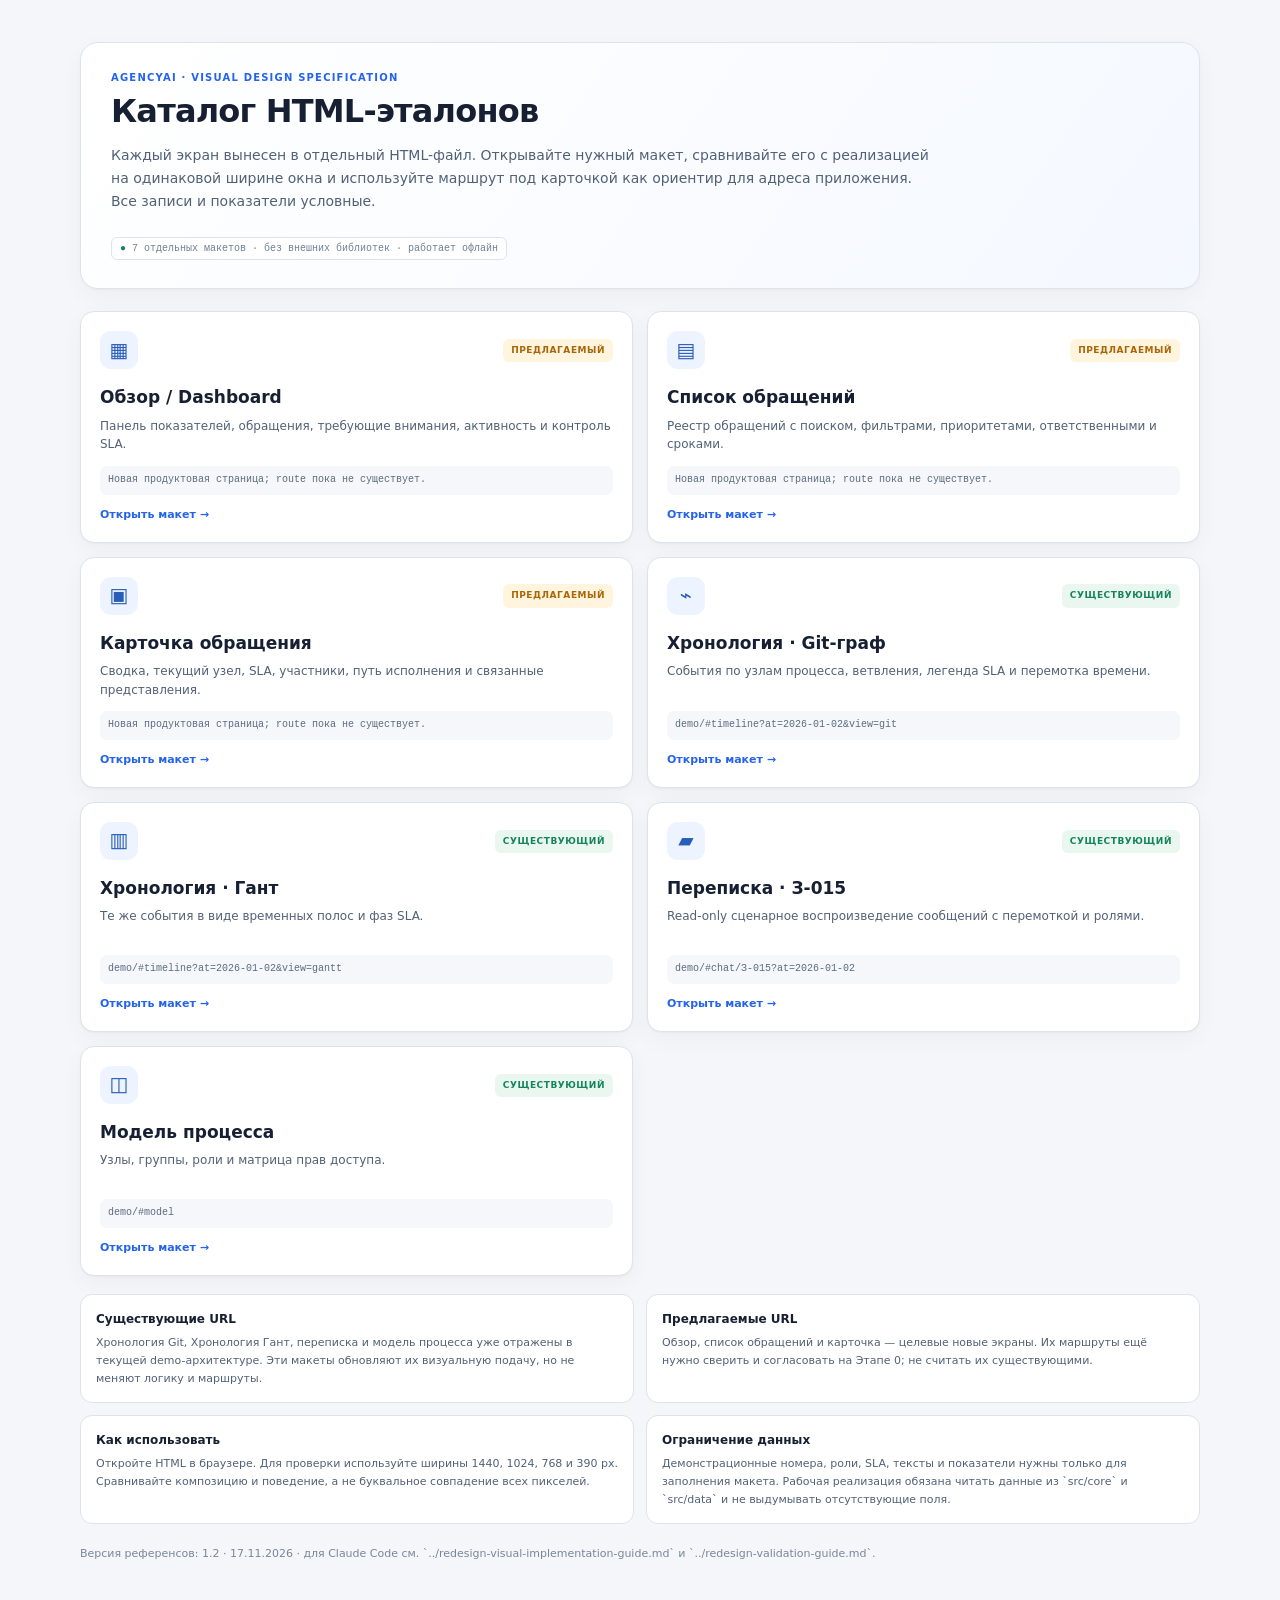
<file: docs/redesign-reference/index.html>
<!doctype html><html lang="ru"><head><meta charset="utf-8"><meta name="viewport" content="width=device-width, initial-scale=1"><meta name="theme-color" content="#f4f6fa"><title>AgencyAI — каталог дизайн-референсов</title><link rel="stylesheet" href="assets/reference.css"><style>.catalog{max-width:1180px;margin:0 auto;padding:42px 30px 64px}.catalog-hero{padding:28px 30px;border:1px solid var(--line);border-radius:18px;background:linear-gradient(125deg,#fff,#f4f8ff);box-shadow:var(--shadow)}.catalog h1{font-size:32px}.catalog-intro{max-width:820px;color:var(--muted);font-size:14px;line-height:1.65}.ref-grid{display:grid;grid-template-columns:repeat(2,minmax(0,1fr));gap:14px;margin-top:22px}.ref-card{display:flex;flex-direction:column;min-height:230px;padding:19px;border:1px solid var(--line);border-radius:14px;background:#fff;box-shadow:var(--shadow);transition:transform .14s,border .14s}.ref-card:hover{transform:translateY(-2px);border-color:#b9cae4}.ref-top{display:flex;align-items:center;justify-content:space-between}.ref-icon{width:38px;height:38px;display:grid;place-items:center;border-radius:11px;background:#edf3ff;color:#285db8;font-size:20px}.ref-status{padding:5px 8px;border-radius:6px;background:#e9f7f0;color:#16845b;font-size:9px;font-weight:850;letter-spacing:.06em}.ref-status.future{background:#fff5df;color:#a96508}.ref-card h2{margin:16px 0 6px;font-size:17px}.ref-card p{margin:0 0 12px;color:var(--muted);font-size:12px;line-height:1.55}.ref-card code{margin-top:auto;padding:7px 8px;border-radius:7px;background:#f5f7fa;color:#5c6b80;font-size:10px;overflow-wrap:anywhere}.ref-open{margin-top:12px;color:var(--primary);font-size:11px;font-weight:800}.note-grid{display:grid;grid-template-columns:1fr 1fr;gap:12px;margin-top:18px}.note{padding:15px;border:1px solid var(--line);border-radius:12px;background:#fff;color:var(--muted);font-size:11px;line-height:1.6}.note strong{display:block;margin-bottom:5px;color:var(--text);font-size:12px}@media(max-width:650px){.catalog{padding:18px 13px 35px}.catalog-hero{padding:20px}.catalog h1{font-size:25px}.ref-grid,.note-grid{grid-template-columns:1fr}.ref-card{min-height:205px}}</style></head><body><main class="catalog"><div class="catalog-hero"><div class="eyebrow">AgencyAI · Visual design specification</div><h1>Каталог HTML-эталонов</h1><p class="catalog-intro">Каждый экран вынесен в отдельный HTML-файл. Открывайте нужный макет, сравнивайте его с реализацией на одинаковой ширине окна и используйте маршрут под карточкой как ориентир для адреса приложения. Все записи и показатели условные.</p><div class="route-label"><em>●</em> 7 отдельных макетов · без внешних библиотек · работает офлайн</div></div><div class="ref-grid"><a class="ref-card" href="overview.html"><div class="ref-top"><span class="ref-icon">▦</span><span class="ref-status future">ПРЕДЛАГАЕМЫЙ</span></div><h2>Обзор / Dashboard</h2><p>Панель показателей, обращения, требующие внимания, активность и контроль SLA.</p><code>Новая продуктовая страница; route пока не существует.</code><span class="ref-open">Открыть макет →</span></a><a class="ref-card" href="incidents.html"><div class="ref-top"><span class="ref-icon">▤</span><span class="ref-status future">ПРЕДЛАГАЕМЫЙ</span></div><h2>Список обращений</h2><p>Реестр обращений с поиском, фильтрами, приоритетами, ответственными и сроками.</p><code>Новая продуктовая страница; route пока не существует.</code><span class="ref-open">Открыть макет →</span></a><a class="ref-card" href="incident-detail.html"><div class="ref-top"><span class="ref-icon">▣</span><span class="ref-status future">ПРЕДЛАГАЕМЫЙ</span></div><h2>Карточка обращения</h2><p>Сводка, текущий узел, SLA, участники, путь исполнения и связанные представления.</p><code>Новая продуктовая страница; route пока не существует.</code><span class="ref-open">Открыть макет →</span></a><a class="ref-card" href="timeline-git.html"><div class="ref-top"><span class="ref-icon">⌁</span><span class="ref-status ">СУЩЕСТВУЮЩИЙ</span></div><h2>Хронология · Git-граф</h2><p>События по узлам процесса, ветвления, легенда SLA и перемотка времени.</p><code>demo/#timeline?at=2026-01-02&view=git</code><span class="ref-open">Открыть макет →</span></a><a class="ref-card" href="timeline-gantt.html"><div class="ref-top"><span class="ref-icon">▥</span><span class="ref-status ">СУЩЕСТВУЮЩИЙ</span></div><h2>Хронология · Гант</h2><p>Те же события в виде временных полос и фаз SLA.</p><code>demo/#timeline?at=2026-01-02&view=gantt</code><span class="ref-open">Открыть макет →</span></a><a class="ref-card" href="chat.html"><div class="ref-top"><span class="ref-icon">▰</span><span class="ref-status ">СУЩЕСТВУЮЩИЙ</span></div><h2>Переписка · З-015</h2><p>Read-only сценарное воспроизведение сообщений с перемоткой и ролями.</p><code>demo/#chat/З-015?at=2026-01-02</code><span class="ref-open">Открыть макет →</span></a><a class="ref-card" href="model.html"><div class="ref-top"><span class="ref-icon">◫</span><span class="ref-status ">СУЩЕСТВУЮЩИЙ</span></div><h2>Модель процесса</h2><p>Узлы, группы, роли и матрица прав доступа.</p><code>demo/#model</code><span class="ref-open">Открыть макет →</span></a></div><div class="note-grid"><div class="note"><strong>Существующие URL</strong> Хронология Git, Хронология Гант, переписка и модель процесса уже отражены в текущей demo-архитектуре. Эти макеты обновляют их визуальную подачу, но не меняют логику и маршруты.</div><div class="note"><strong>Предлагаемые URL</strong> Обзор, список обращений и карточка — целевые новые экраны. Их маршруты ещё нужно сверить и согласовать на Этапе 0; не считать их существующими.</div><div class="note"><strong>Как использовать</strong> Откройте HTML в браузере. Для проверки используйте ширины 1440, 1024, 768 и 390 px. Сравнивайте композицию и поведение, а не буквальное совпадение всех пикселей.</div><div class="note"><strong>Ограничение данных</strong> Демонстрационные номера, роли, SLA, тексты и показатели нужны только для заполнения макета. Рабочая реализация обязана читать данные из `src/core` и `src/data` и не выдумывать отсутствующие поля.</div></div><p class="tiny subtle" style="margin-top:22px">Версия референсов: 1.2 · 17.11.2026 · для Claude Code см. `../redesign-visual-implementation-guide.md` и `../redesign-validation-guide.md`.</p></main></body></html>
</file>
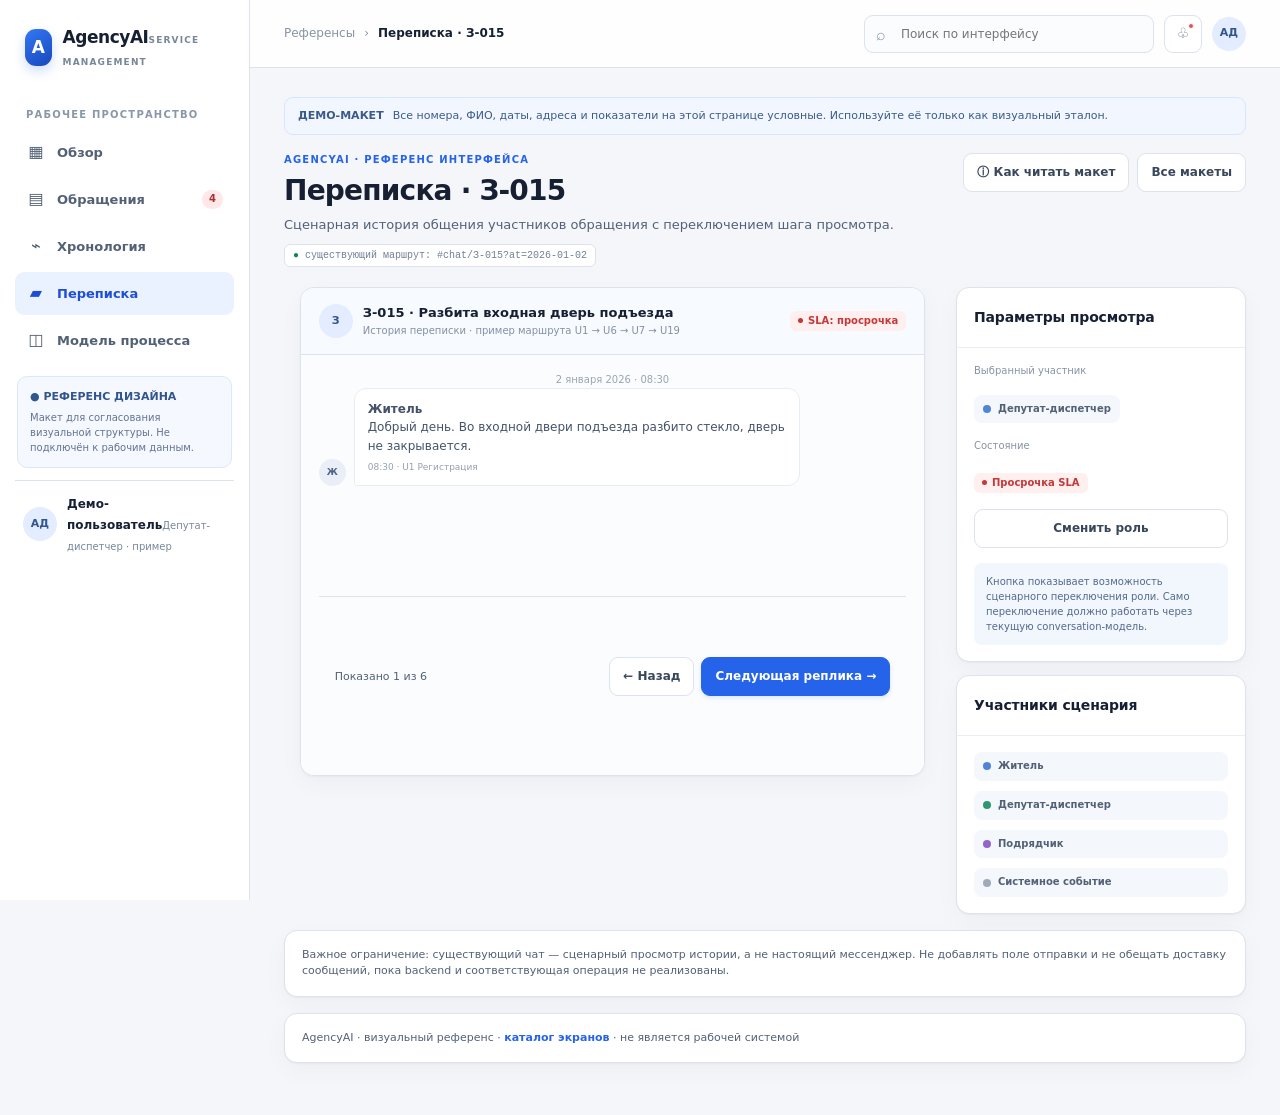
<file: docs/redesign-reference/chat.html>
<!doctype html>
<html lang="ru"><head><meta charset="utf-8"><meta name="viewport" content="width=device-width, initial-scale=1"><meta name="theme-color" content="#f4f6fa"><title>AgencyAI — Переписка · З-015</title><link rel="stylesheet" href="assets/reference.css"><link rel="stylesheet" href="assets/components.css"></head>
<body><div class="app"><ui-sidebar class="sidebar"><a class="brand" href="index.html"><span class="brand-mark">A</span><span class="brand-text"><span class="brand-name">AgencyAI</span><span class="brand-caption">service management</span></span></a><div class="nav-label">Рабочее пространство</div><nav class="nav"><a class="nav-link " href="overview.html"><span class="nav-icon">▦</span><span class="nav-text">Обзор</span></a><a class="nav-link " href="incidents.html"><span class="nav-icon">▤</span><span class="nav-text">Обращения</span><span class=nav-count>4</span></a><a class="nav-link " href="timeline-git.html"><span class="nav-icon">⌁</span><span class="nav-text">Хронология</span></a><a class="nav-link active" href="chat.html"><span class="nav-icon">▰</span><span class="nav-text">Переписка</span></a><a class="nav-link " href="model.html"><span class="nav-icon">◫</span><span class="nav-text">Модель процесса</span></a></nav><div class="sidebar-bottom"><div class="sidebar-note"><strong>● РЕФЕРЕНС ДИЗАЙНА</strong><p>Макет для согласования визуальной структуры. Не подключён к рабочим данным.</p></div><div class="user-card"><span class="avatar">АД</span><span class="user-copy"><span class="user-name">Демо-пользователь</span><span class="user-role">Депутат-диспетчер · пример</span></span></div></div></ui-sidebar>
<main class="main"><ui-topbar class="topbar"><div class="crumbs"><a href="index.html">Референсы</a><span>›</span><strong>Переписка · З-015</strong></div><div class="top-actions"><label class="global-search"><span>⌕</span><input aria-label="Поиск в макете" placeholder="Поиск по интерфейсу" data-toast-placeholder="Поиск не подключён"></label><button class="icon-button" aria-label="Уведомления" data-toast="Уведомления показаны только как элемент дизайна">♧<i class="red-dot"></i></button><span class="avatar">АД</span></div></ui-topbar>
<section class="content"><div class="banner"><b>ДЕМО-МАКЕТ</b><span>Все номера, ФИО, даты, адреса и показатели на этой странице условные. Используйте её только как визуальный эталон.</span></div><div class="page-head"><div><div class="eyebrow">AgencyAI · Референс интерфейса</div><h1>Переписка · З-015</h1><p class="subtitle">Сценарная история общения участников обращения с переключением шага просмотра.</p><div class="route-label"><em>●</em> существующий маршрут: #chat/З-015?at=2026-01-02</div></div><div class="head-actions"><button class="button" data-toast="Визуальный эталон: данные условные">ⓘ Как читать макет</button><a class="button" href="index.html">Все макеты</a></div></div>
<div class="chat-layout"><section class="chat-window"><div class="chat-head"><div class="chat-person"><span class="avatar">З</span><div><strong>З-015 · Разбита входная дверь подъезда</strong><small>История переписки · пример маршрута U1 → U6 → U7 → U19</small></div></div><ui-badge class="badge red">SLA: просрочка</ui-badge></div><div class="chat-body" id="chat-messages">
<ui-chat-message class="chat-message" data-current="true"><div class="day-sep">2 января 2026 · 08:30</div><div class="bubble-row"><span class="mini-avatar">Ж</span><div class="bubble"><b>Житель</b><br>Добрый день. Во входной двери подъезда разбито стекло, дверь не закрывается.<div class="bubble-meta">08:30 · U1 Регистрация</div></div></div></ui-chat-message>
<ui-chat-message class="chat-message"><div class="bubble-row mine"><div class="bubble"><b>Депутат-диспетчер</b><br>Обращение зарегистрировано. Передаю информацию ответственному исполнителю.<div class="bubble-meta">09:15 · U6 Принятие</div></div><span class="mini-avatar">ДД</span></div></ui-chat-message>
<ui-chat-message class="chat-message"><div class="system-note">Обращение передано подрядчику · переход U6 → U7</div></ui-chat-message>
<ui-chat-message class="chat-message"><div class="bubble-row"><span class="mini-avatar">ПР</span><div class="bubble"><b>Подрядчик</b><br>Получили заявку. Требуется уточнить возможность доступа к подъезду для осмотра.<div class="bubble-meta">10:05 · U7 Исполнение</div></div></div></ui-chat-message>
<ui-chat-message class="chat-message"><div class="bubble-row mine"><div class="bubble"><b>Депутат-диспетчер</b><br>Информация передана. Ожидаем результат осмотра и срок восстановления.<div class="bubble-meta">10:42 · U7 Исполнение</div></div><span class="mini-avatar">ДД</span></div></ui-chat-message>
<ui-chat-message class="chat-message"><div class="bubble-row"><span class="mini-avatar">Ж</span><div class="bubble"><b>Житель</b><br>Прошу сообщить, когда дверь будет восстановлена.<div class="bubble-meta">11:20 · U19 Обратная связь</div></div></div></ui-chat-message>
</ui-chat-message><div class="chat-controls"><span class="tiny muted" id="message-counter">Показано 1 из 6</span><div style="display:flex;gap:7px"><button class="button" id="message-prev" disabled>← Назад</button><button class="button primary" id="message-next">Следующая реплика →</button></div></div></section>
<aside class="chat-side"><ui-panel class="panel"><div class="panel-head"><h2 class="panel-title">Параметры просмотра</h2></div><div class="panel-body"><div class="fact-label">Выбранный участник</div><div class="role-chip section-gap"><i class="role-color"></i> Депутат-диспетчер</div><div class="fact-label section-gap">Состояние</div><div class="section-gap"><ui-badge class="badge red">Просрочка SLA</ui-badge></div><button class="button section-gap" id="role-switch" style="width:100%">Сменить роль</button><div class="readonly">Кнопка показывает возможность сценарного переключения роли. Само переключение должно работать через текущую conversation-модель.</div></div></ui-panel>
<ui-panel class="panel"><div class="panel-head"><h2 class="panel-title">Участники сценария</h2></div><div class="panel-body" style="display:grid;gap:10px"><div class="role-chip"><i class="role-color" style="background:#4e83d9"></i> Житель</div><div class="role-chip"><i class="role-color green"></i> Депутат-диспетчер</div><div class="role-chip"><i class="role-color" style="background:#9066c8"></i> Подрядчик</div><div class="role-chip"><i class="role-color" style="background:#a0aaba"></i> Системное событие</div></div></ui-panel></aside></div>
<div class="panel section-gap"><div class="panel-body tiny muted">Важное ограничение: существующий чат — сценарный просмотр истории, а не настоящий мессенджер. Не добавлять поле отправки и не обещать доставку сообщений, пока backend и соответствующая операция не реализованы.</div></div><footer class="panel section-gap"><div class="panel-body tiny muted">AgencyAI · визуальный референс · <a href="index.html" style="color:var(--primary);font-weight:700">каталог экранов</a> · не является рабочей системой</div></footer></section></main><nav class="mobile-nav"><a class="" href="overview.html"><span class="mi">▦</span>Обзор</a><a class="" href="incidents.html"><span class="mi">▤</span>Обращения</a><a class="" href="timeline-git.html"><span class="mi">⌁</span>Хронология</a><a class="active" href="chat.html"><span class="mi">▰</span>Переписка</a><a class="" href="model.html"><span class="mi">◫</span>Модель процесса</a></nav></div><div class="toast" id="toast" role="status" aria-live="polite"></div><script src="assets/components.js"></script><script src="assets/reference.js"></script></body></html>
</file>
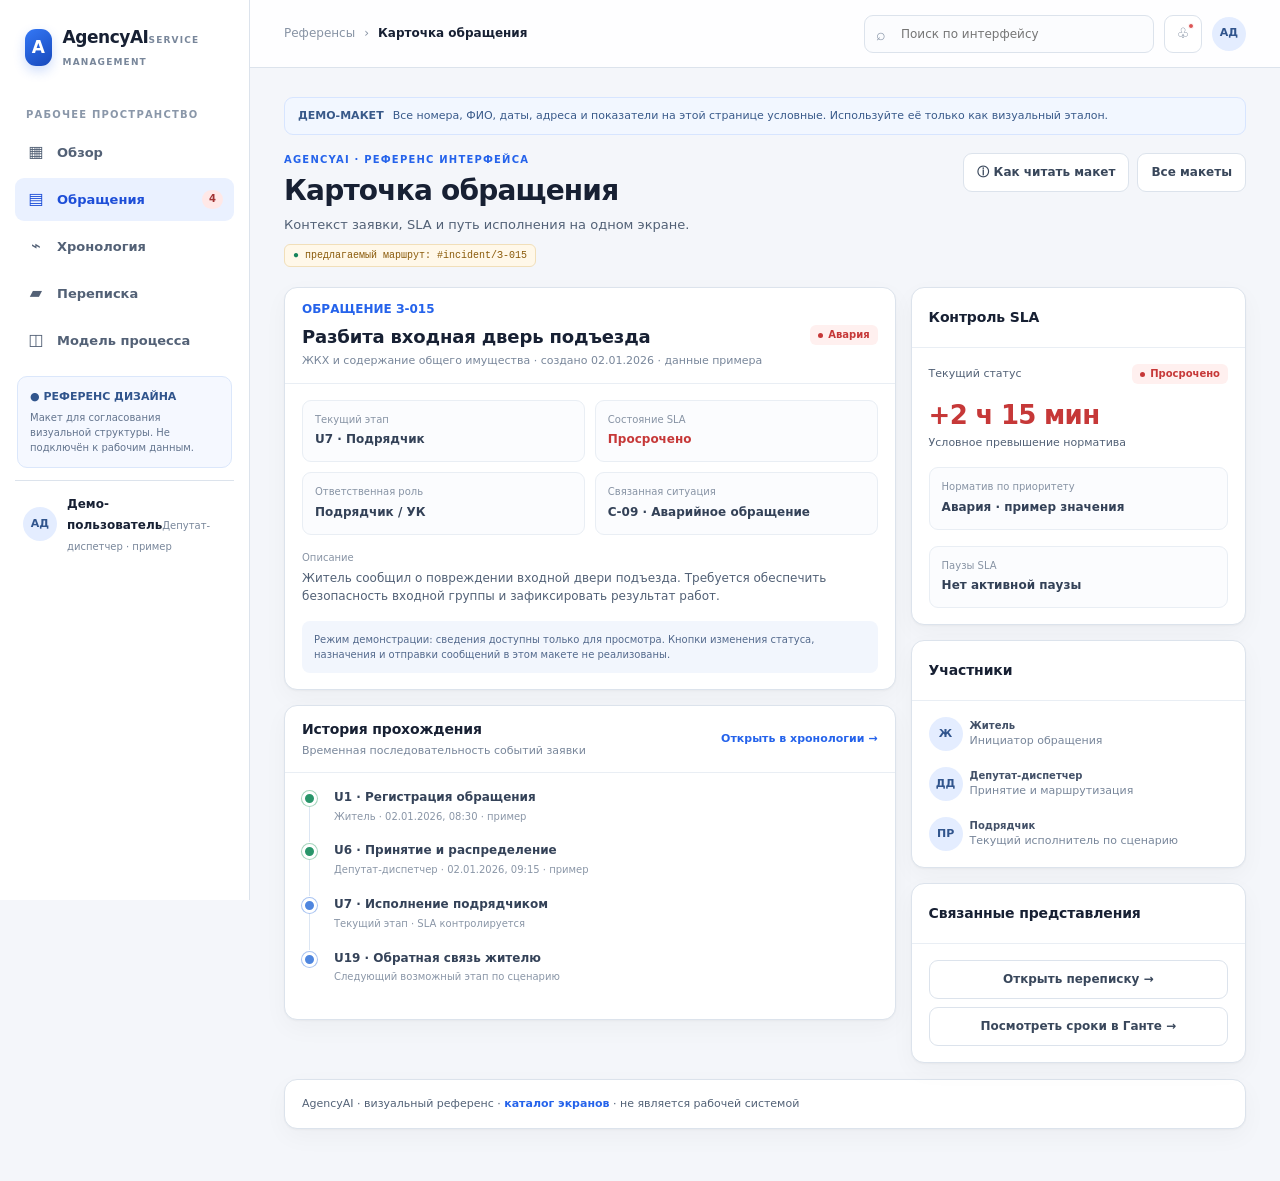
<file: docs/redesign-reference/incident-detail.html>
<!doctype html>
<html lang="ru"><head><meta charset="utf-8"><meta name="viewport" content="width=device-width, initial-scale=1"><meta name="theme-color" content="#f4f6fa"><title>AgencyAI — Карточка обращения</title><link rel="stylesheet" href="assets/reference.css"><link rel="stylesheet" href="assets/components.css"></head>
<body><div class="app"><ui-sidebar class="sidebar"><a class="brand" href="index.html"><span class="brand-mark">A</span><span class="brand-text"><span class="brand-name">AgencyAI</span><span class="brand-caption">service management</span></span></a><div class="nav-label">Рабочее пространство</div><nav class="nav"><a class="nav-link " href="overview.html"><span class="nav-icon">▦</span><span class="nav-text">Обзор</span></a><a class="nav-link active" href="incidents.html"><span class="nav-icon">▤</span><span class="nav-text">Обращения</span><span class=nav-count>4</span></a><a class="nav-link " href="timeline-git.html"><span class="nav-icon">⌁</span><span class="nav-text">Хронология</span></a><a class="nav-link " href="chat.html"><span class="nav-icon">▰</span><span class="nav-text">Переписка</span></a><a class="nav-link " href="model.html"><span class="nav-icon">◫</span><span class="nav-text">Модель процесса</span></a></nav><div class="sidebar-bottom"><div class="sidebar-note"><strong>● РЕФЕРЕНС ДИЗАЙНА</strong><p>Макет для согласования визуальной структуры. Не подключён к рабочим данным.</p></div><div class="user-card"><span class="avatar">АД</span><span class="user-copy"><span class="user-name">Демо-пользователь</span><span class="user-role">Депутат-диспетчер · пример</span></span></div></div></ui-sidebar>
<main class="main"><ui-topbar class="topbar"><div class="crumbs"><a href="index.html">Референсы</a><span>›</span><strong>Карточка обращения</strong></div><div class="top-actions"><label class="global-search"><span>⌕</span><input aria-label="Поиск в макете" placeholder="Поиск по интерфейсу" data-toast-placeholder="Поиск не подключён"></label><button class="icon-button" aria-label="Уведомления" data-toast="Уведомления показаны только как элемент дизайна">♧<i class="red-dot"></i></button><span class="avatar">АД</span></div></ui-topbar>
<section class="content"><div class="banner"><b>ДЕМО-МАКЕТ</b><span>Все номера, ФИО, даты, адреса и показатели на этой странице условные. Используйте её только как визуальный эталон.</span></div><div class="page-head"><div><div class="eyebrow">AgencyAI · Референс интерфейса</div><h1>Карточка обращения</h1><p class="subtitle">Контекст заявки, SLA и путь исполнения на одном экране.</p><div class="route-label future-label"><em>●</em> предлагаемый маршрут: #incident/З-015</div></div><div class="head-actions"><button class="button" data-toast="Визуальный эталон: данные условные">ⓘ Как читать макет</button><a class="button" href="index.html">Все макеты</a></div></div>
<div class="detail-grid"><div class="stack">
<ui-panel class="panel"><div class="panel-head"><div><div class="case-id">ОБРАЩЕНИЕ З-015</div><h2 class="panel-title" style="font-size:18px;margin-top:5px">Разбита входная дверь подъезда</h2><div class="panel-caption">ЖКХ и содержание общего имущества · создано 02.01.2026 · данные примера</div></div><ui-badge class="badge red">Авария</ui-badge></div><div class="panel-body"><div class="detail-facts"><div class="fact"><div class="fact-label">Текущий этап</div><div class="fact-value">U7 · Подрядчик</div></div><div class="fact"><div class="fact-label">Состояние SLA</div><div class="fact-value" style="color:var(--danger)">Просрочено</div></div><div class="fact"><div class="fact-label">Ответственная роль</div><div class="fact-value">Подрядчик / УК</div></div><div class="fact"><div class="fact-label">Связанная ситуация</div><div class="fact-value">С-09 · Аварийное обращение</div></div></div><div class="section-gap"><div class="fact-label">Описание</div><p class="muted" style="margin:5px 0 0;font-size:12px">Житель сообщил о повреждении входной двери подъезда. Требуется обеспечить безопасность входной группы и зафиксировать результат работ.</p></div><div class="readonly">Режим демонстрации: сведения доступны только для просмотра. Кнопки изменения статуса, назначения и отправки сообщений в этом макете не реализованы.</div></div></ui-panel>
<ui-panel class="panel"><div class="panel-head"><div><h2 class="panel-title">История прохождения</h2><div class="panel-caption">Временная последовательность событий заявки</div></div><a class="panel-link" href="timeline-git.html">Открыть в хронологии →</a></div><div class="panel-body"><div class="step-list"><div class="step done"><span class="step-mark"></span><div><div class="step-title">U1 · Регистрация обращения</div><div class="step-caption">Житель · 02.01.2026, 08:30 · пример</div></div></div><div class="step done"><span class="step-mark"></span><div><div class="step-title">U6 · Принятие и распределение</div><div class="step-caption">Депутат-диспетчер · 02.01.2026, 09:15 · пример</div></div></div><div class="step"><span class="step-mark"></span><div><div class="step-title">U7 · Исполнение подрядчиком</div><div class="step-caption">Текущий этап · SLA контролируется</div></div></div><div class="step"><span class="step-mark"></span><div><div class="step-title">U19 · Обратная связь жителю</div><div class="step-caption">Следующий возможный этап по сценарию</div></div></div></div></div></ui-panel>
</div><div class="stack"><ui-panel class="panel"><div class="panel-head"><h2 class="panel-title">Контроль SLA</h2></div><div class="panel-body"><div style="display:flex;justify-content:space-between;align-items:center"><span class="muted tiny">Текущий статус</span><ui-badge class="badge red">Просрочено</ui-badge></div><div class="summary-big" style="margin-top:12px;color:var(--danger)">+2 ч 15 мин</div><div class="tiny muted">Условное превышение норматива</div><div class="section-gap fact"><div class="fact-label">Норматив по приоритету</div><div class="fact-value">Авария · пример значения</div></div><div class="section-gap fact"><div class="fact-label">Паузы SLA</div><div class="fact-value">Нет активной паузы</div></div></div></ui-panel>
<ui-panel class="panel"><div class="panel-head"><h2 class="panel-title">Участники</h2></div><div class="panel-body"><div class="assignee"><span class="avatar">Ж</span><div><div class="assignee-name">Житель</div><div class="tiny subtle">Инициатор обращения</div></div></div><div class="assignee section-gap"><span class="avatar">ДД</span><div><div class="assignee-name">Депутат-диспетчер</div><div class="tiny subtle">Принятие и маршрутизация</div></div></div><div class="assignee section-gap"><span class="avatar">ПР</span><div><div class="assignee-name">Подрядчик</div><div class="tiny subtle">Текущий исполнитель по сценарию</div></div></div></div></ui-panel>
<ui-panel class="panel"><div class="panel-head"><h2 class="panel-title">Связанные представления</h2></div><div class="panel-body" style="display:grid;gap:8px"><a class="button" href="chat.html">Открыть переписку →</a><a class="button" href="timeline-gantt.html">Посмотреть сроки в Ганте →</a></div></ui-panel></div></div><footer class="panel section-gap"><div class="panel-body tiny muted">AgencyAI · визуальный референс · <a href="index.html" style="color:var(--primary);font-weight:700">каталог экранов</a> · не является рабочей системой</div></footer></section></main><nav class="mobile-nav"><a class="" href="overview.html"><span class="mi">▦</span>Обзор</a><a class="active" href="incidents.html"><span class="mi">▤</span>Обращения</a><a class="" href="timeline-git.html"><span class="mi">⌁</span>Хронология</a><a class="" href="chat.html"><span class="mi">▰</span>Переписка</a><a class="" href="model.html"><span class="mi">◫</span>Модель процесса</a></nav></div><div class="toast" id="toast" role="status" aria-live="polite"></div><script src="assets/components.js"></script><script src="assets/reference.js"></script></body></html>
</file>
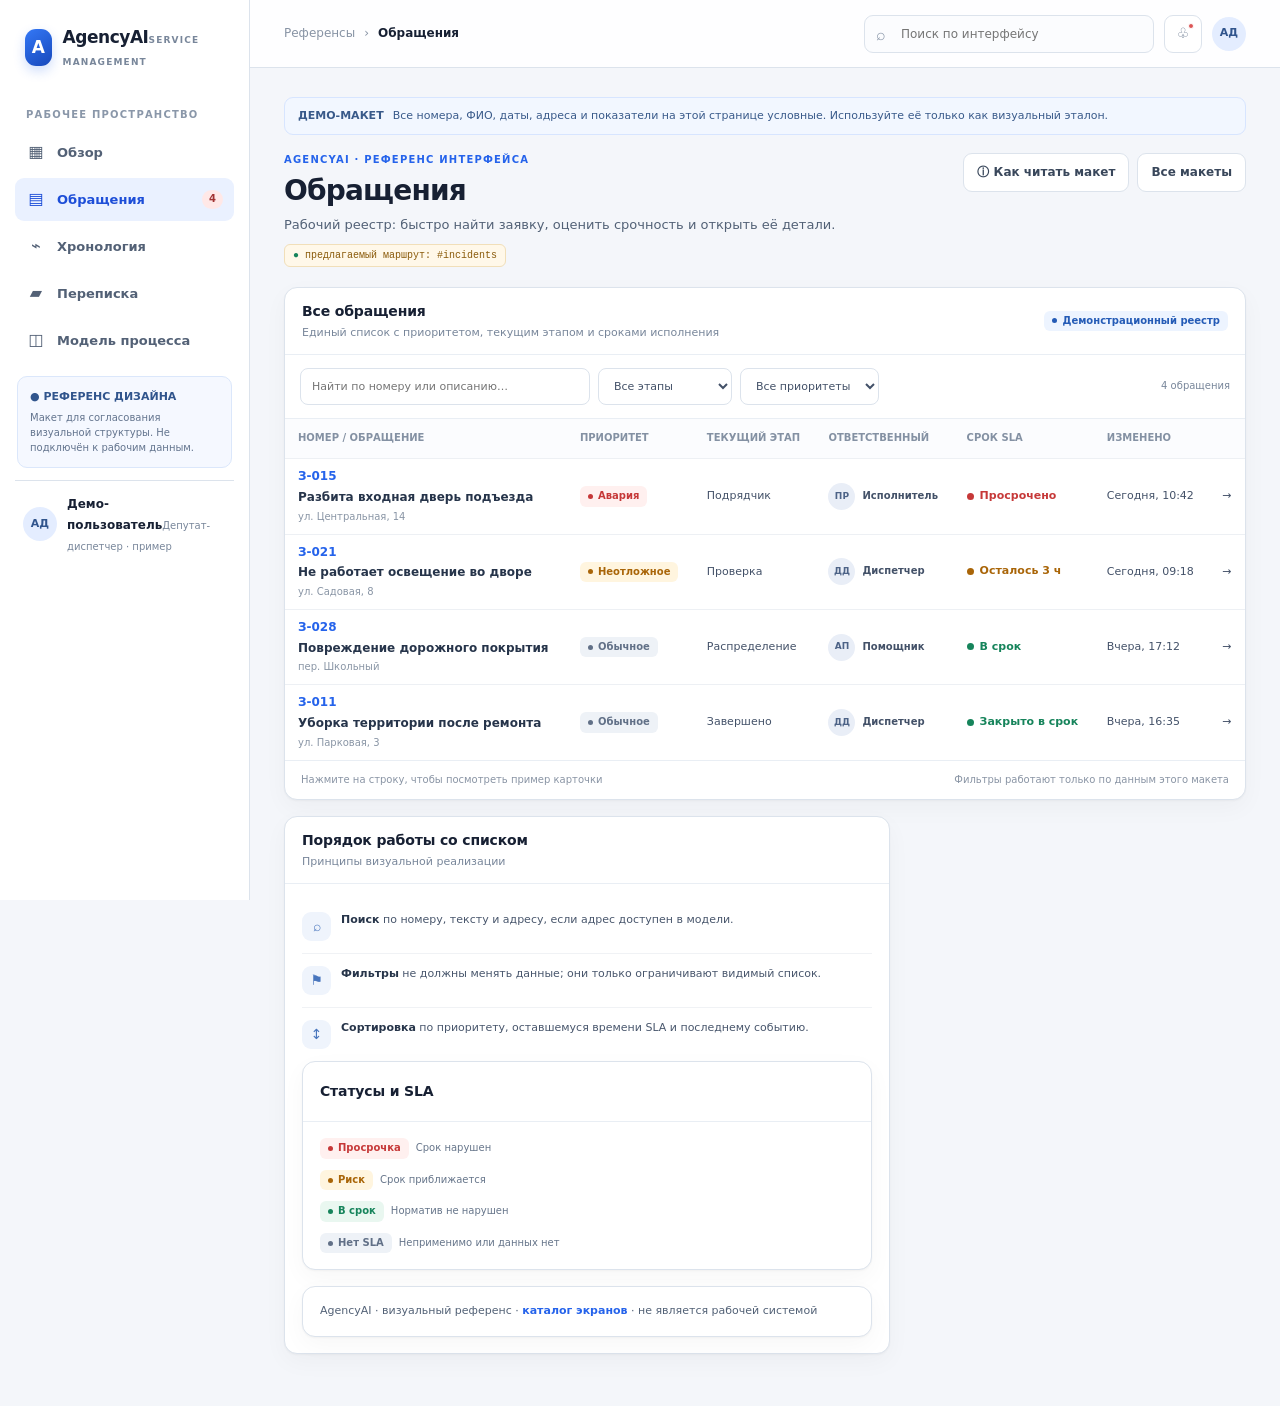
<file: docs/redesign-reference/incidents.html>
<!doctype html>
<html lang="ru"><head><meta charset="utf-8"><meta name="viewport" content="width=device-width, initial-scale=1"><meta name="theme-color" content="#f4f6fa"><title>AgencyAI — Обращения</title><link rel="stylesheet" href="assets/reference.css"><link rel="stylesheet" href="assets/components.css"></head>
<body><div class="app"><ui-sidebar class="sidebar"><a class="brand" href="index.html"><span class="brand-mark">A</span><span class="brand-text"><span class="brand-name">AgencyAI</span><span class="brand-caption">service management</span></span></a><div class="nav-label">Рабочее пространство</div><nav class="nav"><a class="nav-link " href="overview.html"><span class="nav-icon">▦</span><span class="nav-text">Обзор</span></a><a class="nav-link active" href="incidents.html"><span class="nav-icon">▤</span><span class="nav-text">Обращения</span><span class=nav-count>4</span></a><a class="nav-link " href="timeline-git.html"><span class="nav-icon">⌁</span><span class="nav-text">Хронология</span></a><a class="nav-link " href="chat.html"><span class="nav-icon">▰</span><span class="nav-text">Переписка</span></a><a class="nav-link " href="model.html"><span class="nav-icon">◫</span><span class="nav-text">Модель процесса</span></a></nav><div class="sidebar-bottom"><div class="sidebar-note"><strong>● РЕФЕРЕНС ДИЗАЙНА</strong><p>Макет для согласования визуальной структуры. Не подключён к рабочим данным.</p></div><div class="user-card"><span class="avatar">АД</span><span class="user-copy"><span class="user-name">Демо-пользователь</span><span class="user-role">Депутат-диспетчер · пример</span></span></div></div></ui-sidebar>
<main class="main"><ui-topbar class="topbar"><div class="crumbs"><a href="index.html">Референсы</a><span>›</span><strong>Обращения</strong></div><div class="top-actions"><label class="global-search"><span>⌕</span><input aria-label="Поиск в макете" placeholder="Поиск по интерфейсу" data-toast-placeholder="Поиск не подключён"></label><button class="icon-button" aria-label="Уведомления" data-toast="Уведомления показаны только как элемент дизайна">♧<i class="red-dot"></i></button><span class="avatar">АД</span></div></ui-topbar>
<section class="content"><div class="banner"><b>ДЕМО-МАКЕТ</b><span>Все номера, ФИО, даты, адреса и показатели на этой странице условные. Используйте её только как визуальный эталон.</span></div><div class="page-head"><div><div class="eyebrow">AgencyAI · Референс интерфейса</div><h1>Обращения</h1><p class="subtitle">Рабочий реестр: быстро найти заявку, оценить срочность и открыть её детали.</p><div class="route-label future-label"><em>●</em> предлагаемый маршрут: #incidents</div></div><div class="head-actions"><button class="button" data-toast="Визуальный эталон: данные условные">ⓘ Как читать макет</button><a class="button" href="index.html">Все макеты</a></div></div>
<ui-panel class="panel"><div class="panel-head"><div><h2 class="panel-title">Все обращения</h2><div class="panel-caption">Единый список с приоритетом, текущим этапом и сроками исполнения</div></div><ui-badge class="badge blue">Демонстрационный реестр</ui-badge></div>
<div class="toolbar"><input id="case-search" type="search" placeholder="Найти по номеру или описанию…" aria-label="Поиск обращений"><select id="status-filter" aria-label="Фильтр по этапу"><option value="all">Все этапы</option><option value="Подрядчик">Подрядчик</option><option value="Проверка">Проверка</option><option value="Распределение">Распределение</option><option value="Завершено">Завершено</option></select><select id="priority-filter" aria-label="Фильтр по приоритету"><option value="all">Все приоритеты</option><option value="Авария">Авария</option><option value="Неотложное">Неотложное</option><option value="Обычное">Обычное</option></select><span class="grow"></span><span class="count" id="visible-count">4 обращения</span></div>
<div class="table-wrap"><table id="cases-table"><thead><tr><th>НОМЕР / ОБРАЩЕНИЕ</th><th>ПРИОРИТЕТ</th><th>ТЕКУЩИЙ ЭТАП</th><th>ОТВЕТСТВЕННЫЙ</th><th>СРОК SLA</th><th>ИЗМЕНЕНО</th><th></th></tr></thead><tbody>
<tr class="click-row" data-search="з-015 разбита входная дверь подъезда центральная подрядчик авария" data-status="Подрядчик" data-priority="Авария" data-open-detail data-href="incident-detail.html"><td><div class="case-id">З-015</div><div class="case-title">Разбита входная дверь подъезда</div><div class="case-sub">ул. Центральная, 14</div></td><td><ui-badge class="badge red">Авария</ui-badge></td><td>Подрядчик</td><td><div class="assignee"><span class="mini-avatar">ПР</span><span class="assignee-name">Исполнитель</span></div></td><td><ui-sla class="sla red">Просрочено</ui-sla></td><td>Сегодня, 10:42</td><td>→</td></tr>
<tr class="click-row" data-search="з-021 освещение двор садовая проверка неотложное" data-status="Проверка" data-priority="Неотложное" data-open-detail data-href="incident-detail.html"><td><div class="case-id">З-021</div><div class="case-title">Не работает освещение во дворе</div><div class="case-sub">ул. Садовая, 8</div></td><td><ui-badge class="badge amber">Неотложное</ui-badge></td><td>Проверка</td><td><div class="assignee"><span class="mini-avatar">ДД</span><span class="assignee-name">Диспетчер</span></div></td><td><ui-sla class="sla amber">Осталось 3 ч</ui-sla></td><td>Сегодня, 09:18</td><td>→</td></tr>
<tr class="click-row" data-search="з-028 дорожное покрытие школьный распределение обычное" data-status="Распределение" data-priority="Обычное" data-open-detail data-href="incident-detail.html"><td><div class="case-id">З-028</div><div class="case-title">Повреждение дорожного покрытия</div><div class="case-sub">пер. Школьный</div></td><td><ui-badge class="badge gray">Обычное</ui-badge></td><td>Распределение</td><td><div class="assignee"><span class="mini-avatar">АП</span><span class="assignee-name">Помощник</span></div></td><td><ui-sla class="sla green">В срок</ui-sla></td><td>Вчера, 17:12</td><td>→</td></tr>
<tr class="click-row" data-search="з-011 уборка территории завершено обычное" data-status="Завершено" data-priority="Обычное" data-open-detail data-href="incident-detail.html"><td><div class="case-id">З-011</div><div class="case-title">Уборка территории после ремонта</div><div class="case-sub">ул. Парковая, 3</div></td><td><ui-badge class="badge gray">Обычное</ui-badge></td><td>Завершено</td><td><div class="assignee"><span class="mini-avatar">ДД</span><span class="assignee-name">Диспетчер</span></div></td><td><ui-sla class="sla green">Закрыто в срок</ui-sla></td><td>Вчера, 16:35</td><td>→</td></tr>
</tbody></table></div><div class="panel-foot"><span>Нажмите на строку, чтобы посмотреть пример карточки</span><span>Фильтры работают только по данным этого макета</span></div></ui-panel>
<div class="two-col section-gap"><ui-panel class="panel"><div class="panel-head"><div><h2 class="panel-title">Порядок работы со списком</h2><div class="panel-caption">Принципы визуальной реализации</div></div></div><div class="panel-body"><div class="activity-list" style="padding:0"><ui-activity class="activity"><span class="activity-icon">⌕</span><div><div class="activity-text"><b>Поиск</b> по номеру, тексту и адресу, если адрес доступен в модели.</div></div></ui-activity><ui-activity class="activity"><span class="activity-icon">⚑</span><div><div class="activity-text"><b>Фильтры</b> не должны менять данные; они только ограничивают видимый список.</div></div></ui-activity><ui-activity class="activity"><span class="activity-icon">↕</span><div><div class="activity-text"><b>Сортировка</b> по приоритету, оставшемуся времени SLA и последнему событию.</div></div></ui-activity></ui-activity></ui-activity></ui-panel><ui-panel class="panel"><div class="panel-head"><h2 class="panel-title">Статусы и SLA</h2></div><div class="panel-body"><div class="legend" style="grid-template-columns:1fr"><div class="legend-item"><ui-badge class="badge red">Просрочка</ui-badge><span>Срок нарушен</span></div><div class="legend-item"><ui-badge class="badge amber">Риск</ui-badge><span>Срок приближается</span></div><div class="legend-item"><ui-badge class="badge green">В срок</ui-badge><span>Норматив не нарушен</span></div><div class="legend-item"><ui-badge class="badge gray">Нет SLA</ui-badge><span>Неприменимо или данных нет</span></div></div></div></ui-panel></ui-activity><footer class="panel section-gap"><div class="panel-body tiny muted">AgencyAI · визуальный референс · <a href="index.html" style="color:var(--primary);font-weight:700">каталог экранов</a> · не является рабочей системой</div></footer></ui-panel></main><nav class="mobile-nav"><a class="" href="overview.html"><span class="mi">▦</span>Обзор</a><a class="active" href="incidents.html"><span class="mi">▤</span>Обращения</a><a class="" href="timeline-git.html"><span class="mi">⌁</span>Хронология</a><a class="" href="chat.html"><span class="mi">▰</span>Переписка</a><a class="" href="model.html"><span class="mi">◫</span>Модель процесса</a></nav></div><div class="toast" id="toast" role="status" aria-live="polite"></div><script src="assets/components.js"></script><script src="assets/reference.js"></script></body></html>
</file>
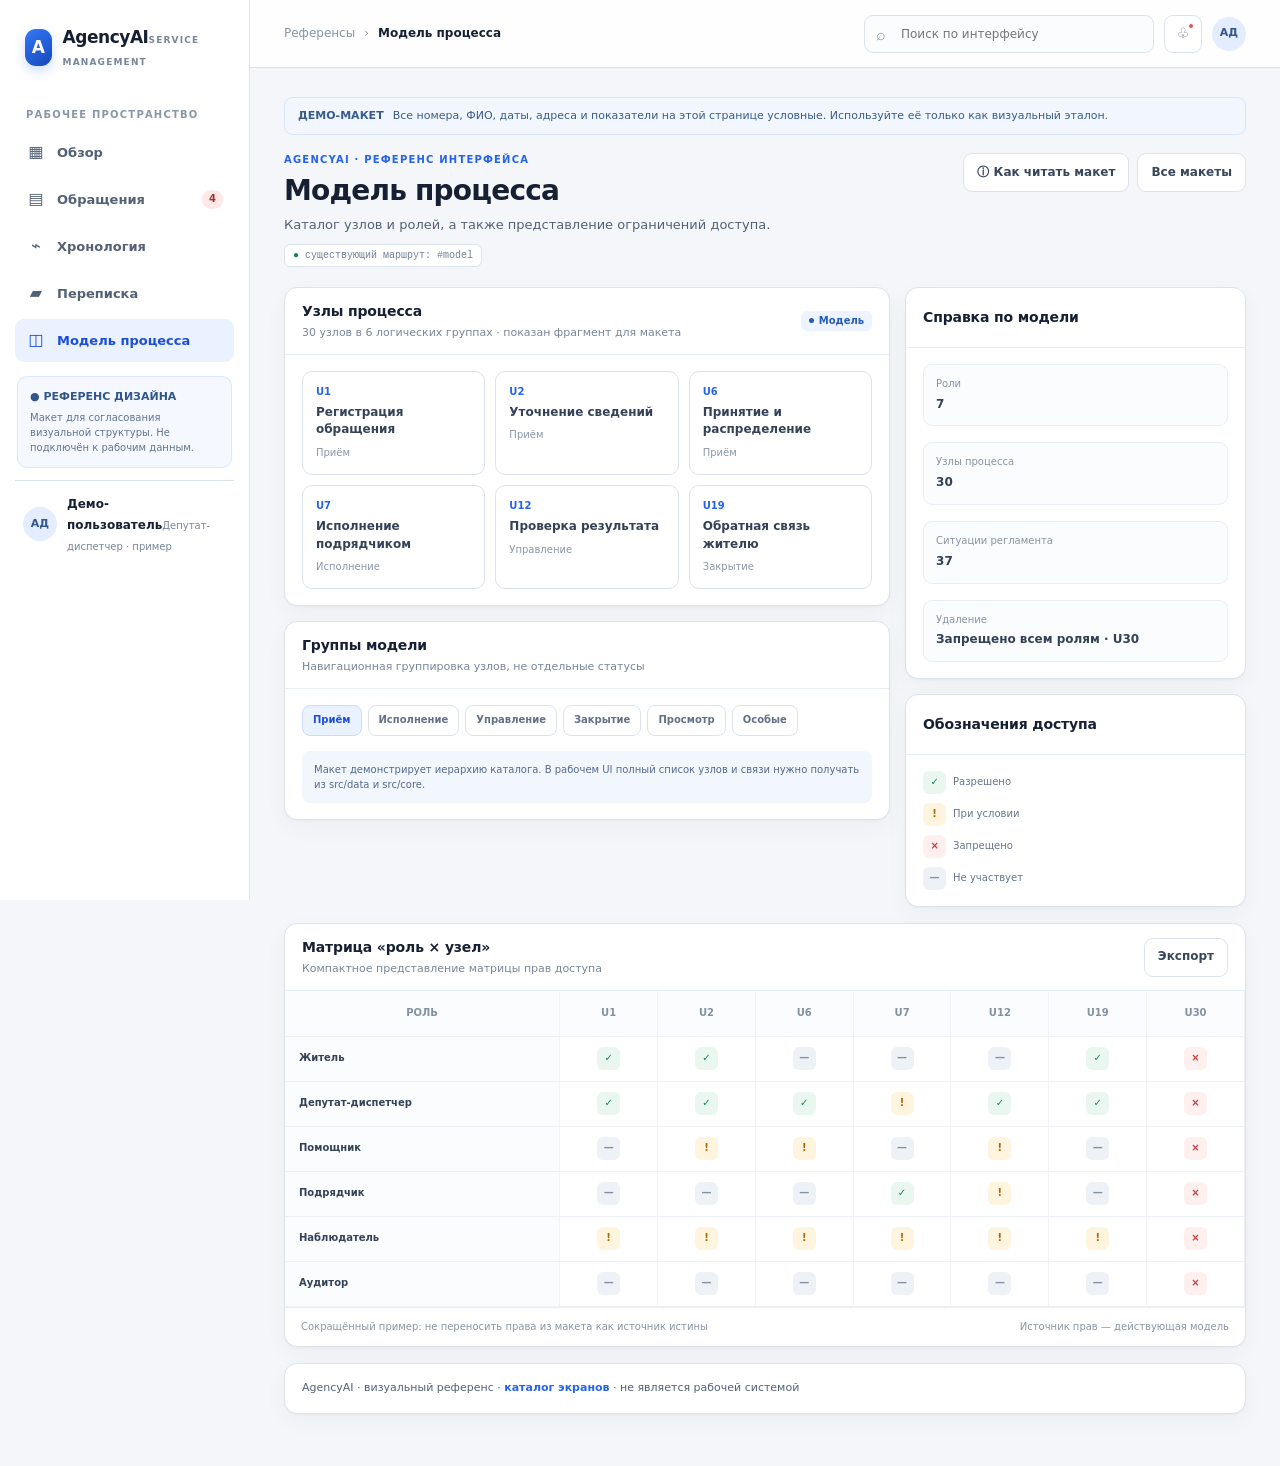
<file: docs/redesign-reference/model.html>
<!doctype html>
<html lang="ru"><head><meta charset="utf-8"><meta name="viewport" content="width=device-width, initial-scale=1"><meta name="theme-color" content="#f4f6fa"><title>AgencyAI — Модель процесса</title><link rel="stylesheet" href="assets/reference.css"><link rel="stylesheet" href="assets/components.css"></head>
<body><div class="app"><ui-sidebar class="sidebar"><a class="brand" href="index.html"><span class="brand-mark">A</span><span class="brand-text"><span class="brand-name">AgencyAI</span><span class="brand-caption">service management</span></span></a><div class="nav-label">Рабочее пространство</div><nav class="nav"><a class="nav-link " href="overview.html"><span class="nav-icon">▦</span><span class="nav-text">Обзор</span></a><a class="nav-link " href="incidents.html"><span class="nav-icon">▤</span><span class="nav-text">Обращения</span><span class=nav-count>4</span></a><a class="nav-link " href="timeline-git.html"><span class="nav-icon">⌁</span><span class="nav-text">Хронология</span></a><a class="nav-link " href="chat.html"><span class="nav-icon">▰</span><span class="nav-text">Переписка</span></a><a class="nav-link active" href="model.html"><span class="nav-icon">◫</span><span class="nav-text">Модель процесса</span></a></nav><div class="sidebar-bottom"><div class="sidebar-note"><strong>● РЕФЕРЕНС ДИЗАЙНА</strong><p>Макет для согласования визуальной структуры. Не подключён к рабочим данным.</p></div><div class="user-card"><span class="avatar">АД</span><span class="user-copy"><span class="user-name">Демо-пользователь</span><span class="user-role">Депутат-диспетчер · пример</span></span></div></div></ui-sidebar>
<main class="main"><ui-topbar class="topbar"><div class="crumbs"><a href="index.html">Референсы</a><span>›</span><strong>Модель процесса</strong></div><div class="top-actions"><label class="global-search"><span>⌕</span><input aria-label="Поиск в макете" placeholder="Поиск по интерфейсу" data-toast-placeholder="Поиск не подключён"></label><button class="icon-button" aria-label="Уведомления" data-toast="Уведомления показаны только как элемент дизайна">♧<i class="red-dot"></i></button><span class="avatar">АД</span></div></ui-topbar>
<section class="content"><div class="banner"><b>ДЕМО-МАКЕТ</b><span>Все номера, ФИО, даты, адреса и показатели на этой странице условные. Используйте её только как визуальный эталон.</span></div><div class="page-head"><div><div class="eyebrow">AgencyAI · Референс интерфейса</div><h1>Модель процесса</h1><p class="subtitle">Каталог узлов и ролей, а также представление ограничений доступа.</p><div class="route-label"><em>●</em> существующий маршрут: #model</div></div><div class="head-actions"><button class="button" data-toast="Визуальный эталон: данные условные">ⓘ Как читать макет</button><a class="button" href="index.html">Все макеты</a></div></div>
<div class="two-col"><div class="stack"><ui-panel class="panel"><div class="panel-head"><div><h2 class="panel-title">Узлы процесса</h2><div class="panel-caption">30 узлов в 6 логических группах · показан фрагмент для макета</div></div><ui-badge class="badge blue">Модель</ui-badge></div><div class="panel-body"><div class="node-grid">
<div class="node-card"><div class="node-id">U1</div><div class="node-title">Регистрация обращения</div><div class="node-group">Приём</div></div><div class="node-card"><div class="node-id">U2</div><div class="node-title">Уточнение сведений</div><div class="node-group">Приём</div></div><div class="node-card"><div class="node-id">U6</div><div class="node-title">Принятие и распределение</div><div class="node-group">Приём</div></div><div class="node-card"><div class="node-id">U7</div><div class="node-title">Исполнение подрядчиком</div><div class="node-group">Исполнение</div></div><div class="node-card"><div class="node-id">U12</div><div class="node-title">Проверка результата</div><div class="node-group">Управление</div></div><div class="node-card"><div class="node-id">U19</div><div class="node-title">Обратная связь жителю</div><div class="node-group">Закрытие</div></div></div></div></ui-panel>
<ui-panel class="panel"><div class="panel-head"><div><h2 class="panel-title">Группы модели</h2><div class="panel-caption">Навигационная группировка узлов, не отдельные статусы</div></div></div><div class="panel-body"><div class="filter-pills"><span class="filter-pill active">Приём</span><span class="filter-pill">Исполнение</span><span class="filter-pill">Управление</span><span class="filter-pill">Закрытие</span><span class="filter-pill">Просмотр</span><span class="filter-pill">Особые</span></div><div class="readonly">Макет демонстрирует иерархию каталога. В рабочем UI полный список узлов и связи нужно получать из src/data и src/core.</div></div></ui-panel></div>
<div class="stack"><ui-panel class="panel"><div class="panel-head"><h2 class="panel-title">Справка по модели</h2></div><div class="panel-body"><div class="fact"><div class="fact-label">Роли</div><div class="fact-value">7</div></div><div class="fact section-gap"><div class="fact-label">Узлы процесса</div><div class="fact-value">30</div></div><div class="fact section-gap"><div class="fact-label">Ситуации регламента</div><div class="fact-value">37</div></div><div class="fact section-gap"><div class="fact-label">Удаление</div><div class="fact-value">Запрещено всем ролям · U30</div></div></div></ui-panel><ui-panel class="panel"><div class="panel-head"><h2 class="panel-title">Обозначения доступа</h2></div><div class="panel-body" style="display:grid;gap:9px"><div class="legend-item"><span class="permission allow">✓</span> Разрешено</div><div class="legend-item"><span class="permission conditional">!</span> При условии</div><div class="legend-item"><span class="permission deny">×</span> Запрещено</div><div class="legend-item"><span class="permission na">—</span> Не участвует</div></div></ui-panel></div></div>
<ui-panel class="panel section-gap"><div class="panel-head"><div><h2 class="panel-title">Матрица «роль × узел»</h2><div class="panel-caption">Компактное представление матрицы прав доступа</div></div><button class="button" data-toast="Экспорт не реализован в визуальном эталоне">Экспорт</button></div><div class="matrix-wrap"><table class="matrix"><thead><tr><th>РОЛЬ</th><th>U1</th><th>U2</th><th>U6</th><th>U7</th><th>U12</th><th>U19</th><th>U30</th></tr></thead><tbody>
<tr><td>Житель</td><td><span class="permission allow">✓</span></td><td><span class="permission allow">✓</span></td><td><span class="permission na">—</span></td><td><span class="permission na">—</span></td><td><span class="permission na">—</span></td><td><span class="permission allow">✓</span></td><td><span class="permission deny">×</span></td></tr>
<tr><td>Депутат-диспетчер</td><td><span class="permission allow">✓</span></td><td><span class="permission allow">✓</span></td><td><span class="permission allow">✓</span></td><td><span class="permission conditional">!</span></td><td><span class="permission allow">✓</span></td><td><span class="permission allow">✓</span></td><td><span class="permission deny">×</span></td></tr>
<tr><td>Помощник</td><td><span class="permission na">—</span></td><td><span class="permission conditional">!</span></td><td><span class="permission conditional">!</span></td><td><span class="permission na">—</span></td><td><span class="permission conditional">!</span></td><td><span class="permission na">—</span></td><td><span class="permission deny">×</span></td></tr>
<tr><td>Подрядчик</td><td><span class="permission na">—</span></td><td><span class="permission na">—</span></td><td><span class="permission na">—</span></td><td><span class="permission allow">✓</span></td><td><span class="permission conditional">!</span></td><td><span class="permission na">—</span></td><td><span class="permission deny">×</span></td></tr>
<tr><td>Наблюдатель</td><td><span class="permission conditional">!</span></td><td><span class="permission conditional">!</span></td><td><span class="permission conditional">!</span></td><td><span class="permission conditional">!</span></td><td><span class="permission conditional">!</span></td><td><span class="permission conditional">!</span></td><td><span class="permission deny">×</span></td></tr>
<tr><td>Аудитор</td><td><span class="permission na">—</span></td><td><span class="permission na">—</span></td><td><span class="permission na">—</span></td><td><span class="permission na">—</span></td><td><span class="permission na">—</span></td><td><span class="permission na">—</span></td><td><span class="permission deny">×</span></td></tr>
</tbody></table></div><div class="panel-foot"><span>Сокращённый пример: не переносить права из макета как источник истины</span><span>Источник прав — действующая модель</span></div></ui-panel><footer class="panel section-gap"><div class="panel-body tiny muted">AgencyAI · визуальный референс · <a href="index.html" style="color:var(--primary);font-weight:700">каталог экранов</a> · не является рабочей системой</div></footer></ui-panel></main><nav class="mobile-nav"><a class="" href="overview.html"><span class="mi">▦</span>Обзор</a><a class="" href="incidents.html"><span class="mi">▤</span>Обращения</a><a class="" href="timeline-git.html"><span class="mi">⌁</span>Хронология</a><a class="" href="chat.html"><span class="mi">▰</span>Переписка</a><a class="active" href="model.html"><span class="mi">◫</span>Модель процесса</a></nav></div><div class="toast" id="toast" role="status" aria-live="polite"></div><script src="assets/components.js"></script><script src="assets/reference.js"></script></body></html>
</file>
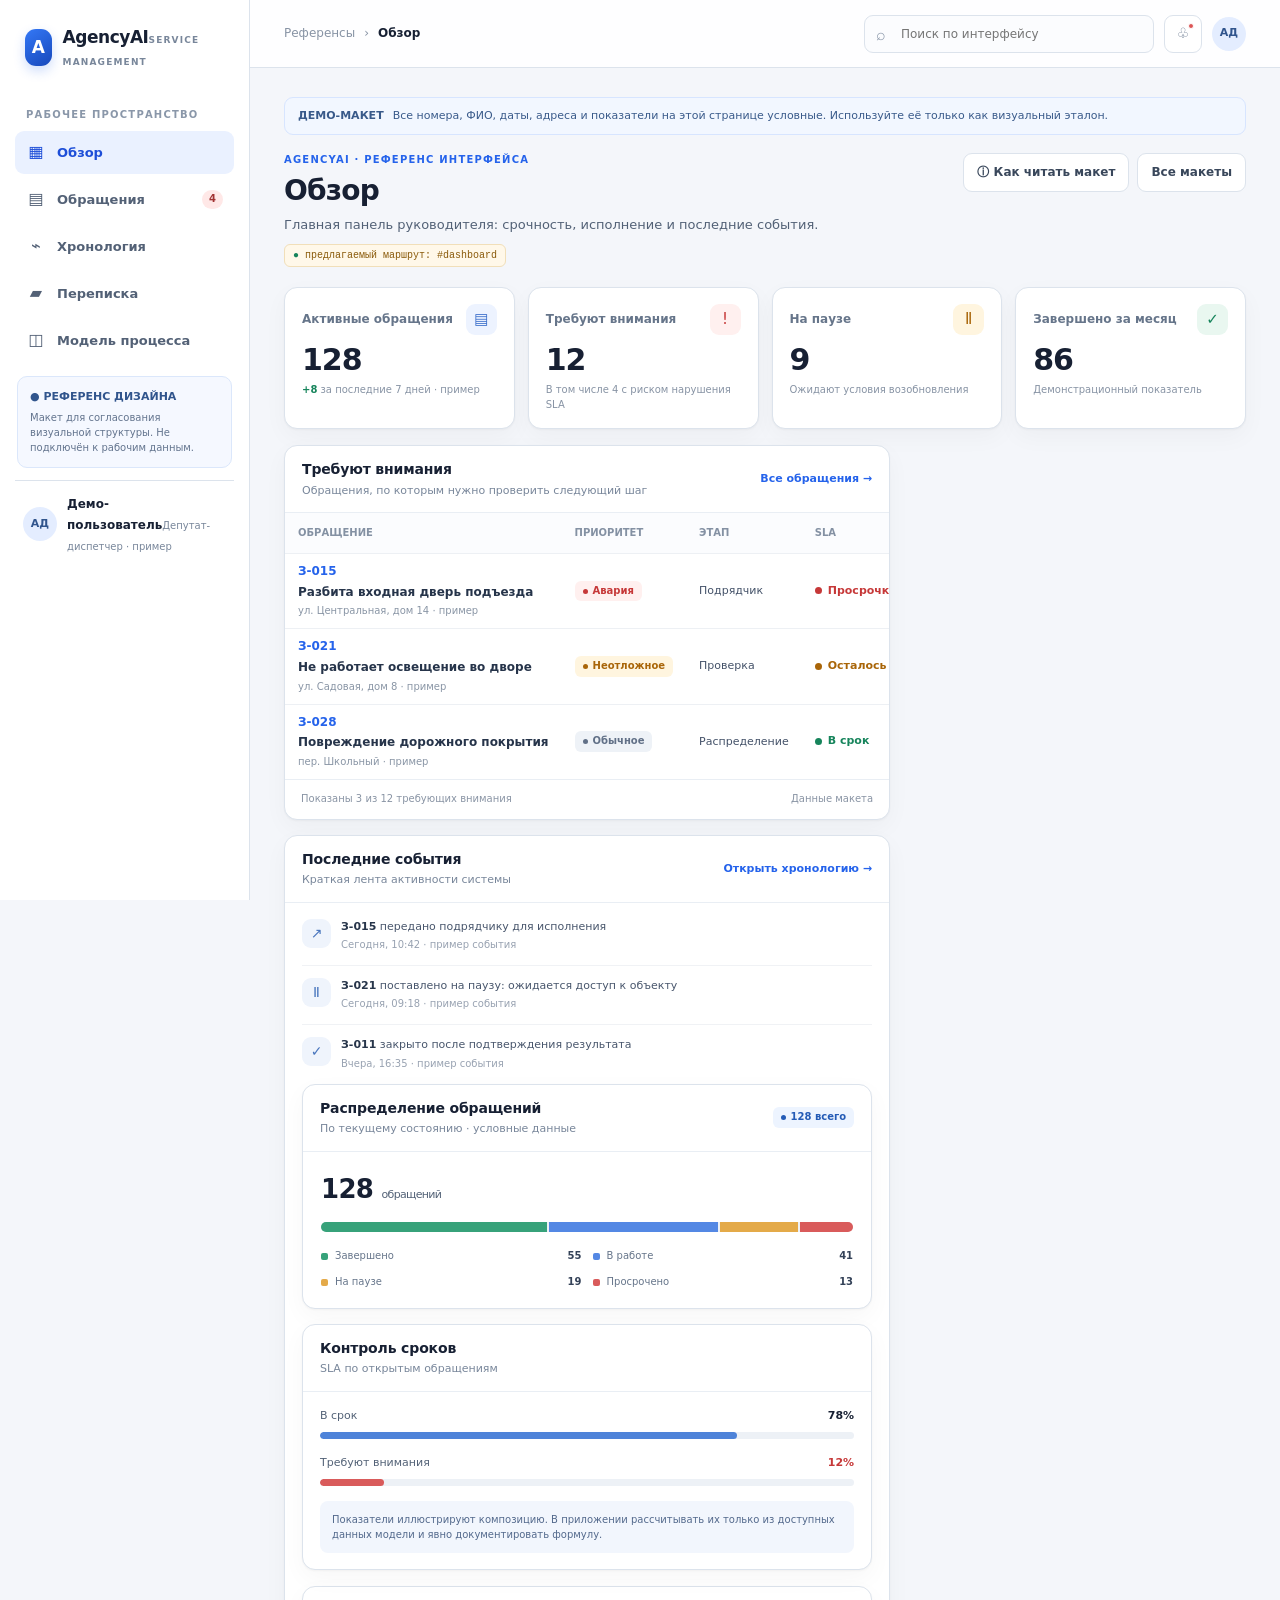
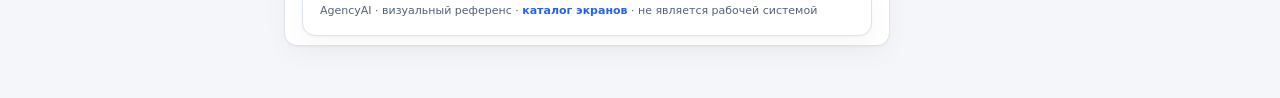
<file: docs/redesign-reference/overview.html>
<!doctype html>
<html lang="ru"><head><meta charset="utf-8"><meta name="viewport" content="width=device-width, initial-scale=1"><meta name="theme-color" content="#f4f6fa"><title>AgencyAI — Обзор</title><link rel="stylesheet" href="assets/reference.css"><link rel="stylesheet" href="assets/components.css"></head>
<body><div class="app"><ui-sidebar class="sidebar"><a class="brand" href="index.html"><span class="brand-mark">A</span><span class="brand-text"><span class="brand-name">AgencyAI</span><span class="brand-caption">service management</span></span></a><div class="nav-label">Рабочее пространство</div><nav class="nav"><a class="nav-link active" href="overview.html"><span class="nav-icon">▦</span><span class="nav-text">Обзор</span></a><a class="nav-link " href="incidents.html"><span class="nav-icon">▤</span><span class="nav-text">Обращения</span><span class=nav-count>4</span></a><a class="nav-link " href="timeline-git.html"><span class="nav-icon">⌁</span><span class="nav-text">Хронология</span></a><a class="nav-link " href="chat.html"><span class="nav-icon">▰</span><span class="nav-text">Переписка</span></a><a class="nav-link " href="model.html"><span class="nav-icon">◫</span><span class="nav-text">Модель процесса</span></a></nav><div class="sidebar-bottom"><div class="sidebar-note"><strong>● РЕФЕРЕНС ДИЗАЙНА</strong><p>Макет для согласования визуальной структуры. Не подключён к рабочим данным.</p></div><div class="user-card"><span class="avatar">АД</span><span class="user-copy"><span class="user-name">Демо-пользователь</span><span class="user-role">Депутат-диспетчер · пример</span></span></div></div></ui-sidebar>
<main class="main"><ui-topbar class="topbar"><div class="crumbs"><a href="index.html">Референсы</a><span>›</span><strong>Обзор</strong></div><div class="top-actions"><label class="global-search"><span>⌕</span><input aria-label="Поиск в макете" placeholder="Поиск по интерфейсу" data-toast-placeholder="Поиск не подключён"></label><button class="icon-button" aria-label="Уведомления" data-toast="Уведомления показаны только как элемент дизайна">♧<i class="red-dot"></i></button><span class="avatar">АД</span></div></ui-topbar>
<section class="content"><div class="banner"><b>ДЕМО-МАКЕТ</b><span>Все номера, ФИО, даты, адреса и показатели на этой странице условные. Используйте её только как визуальный эталон.</span></div><div class="page-head"><div><div class="eyebrow">AgencyAI · Референс интерфейса</div><h1>Обзор</h1><p class="subtitle">Главная панель руководителя: срочность, исполнение и последние события.</p><div class="route-label future-label"><em>●</em> предлагаемый маршрут: #dashboard</div></div><div class="head-actions"><button class="button" data-toast="Визуальный эталон: данные условные">ⓘ Как читать макет</button><a class="button" href="index.html">Все макеты</a></div></div>
<div class="kpi-grid">
  <ui-kpi class="kpi"><div class="kpi-top"><span class="kpi-label">Активные обращения</span><span class="kpi-icon">▤</span></div><div class="kpi-value">128</div><div class="kpi-note"><b>+8</b> за последние 7 дней · пример</div></ui-kpi>
  <ui-kpi class="kpi danger"><div class="kpi-top"><span class="kpi-label">Требуют внимания</span><span class="kpi-icon">!</span></div><div class="kpi-value">12</div><div class="kpi-note">В том числе 4 с риском нарушения SLA</div></ui-kpi>
  <ui-kpi class="kpi warning"><div class="kpi-top"><span class="kpi-label">На паузе</span><span class="kpi-icon">Ⅱ</span></div><div class="kpi-value">9</div><div class="kpi-note">Ожидают условия возобновления</div></ui-kpi>
  <ui-kpi class="kpi success"><div class="kpi-top"><span class="kpi-label">Завершено за месяц</span><span class="kpi-icon">✓</span></div><div class="kpi-value">86</div><div class="kpi-note">Демонстрационный показатель</div></ui-kpi>
</div>
<div class="two-col"><div class="stack">
  <ui-panel class="panel"><div class="panel-head"><div><h2 class="panel-title">Требуют внимания</h2><div class="panel-caption">Обращения, по которым нужно проверить следующий шаг</div></div><a class="panel-link" href="incidents.html">Все обращения →</a></div>
  <div class="table-wrap"><table><thead><tr><th>ОБРАЩЕНИЕ</th><th>ПРИОРИТЕТ</th><th>ЭТАП</th><th>SLA</th></tr></thead><tbody>
  <tr class="click-row" data-open-detail data-href="incident-detail.html"><td><div class="case-id">З-015</div><div class="case-title">Разбита входная дверь подъезда</div><div class="case-sub">ул. Центральная, дом 14 · пример</div></td><td><ui-badge class="badge red">Авария</ui-badge></td><td>Подрядчик</td><td><ui-sla class="sla red">Просрочка</ui-sla></td></tr>
  <tr class="click-row" data-open-detail data-href="incident-detail.html"><td><div class="case-id">З-021</div><div class="case-title">Не работает освещение во дворе</div><div class="case-sub">ул. Садовая, дом 8 · пример</div></td><td><ui-badge class="badge amber">Неотложное</ui-badge></td><td>Проверка</td><td><ui-sla class="sla amber">Осталось 3 ч</ui-sla></td></tr>
  <tr class="click-row" data-open-detail data-href="incident-detail.html"><td><div class="case-id">З-028</div><div class="case-title">Повреждение дорожного покрытия</div><div class="case-sub">пер. Школьный · пример</div></td><td><ui-badge class="badge gray">Обычное</ui-badge></td><td>Распределение</td><td><ui-sla class="sla green">В срок</ui-sla></td></tr>
  </tbody></table></div><div class="panel-foot"><span>Показаны 3 из 12 требующих внимания</span><span>Данные макета</span></div></ui-panel>
  <ui-panel class="panel"><div class="panel-head"><div><h2 class="panel-title">Последние события</h2><div class="panel-caption">Краткая лента активности системы</div></div><a class="panel-link" href="timeline-git.html">Открыть хронологию →</a></div><div class="activity-list">
  <ui-activity class="activity"><span class="activity-icon">↗</span><div><div class="activity-text"><b>З-015</b> передано подрядчику для исполнения</div><div class="activity-time">Сегодня, 10:42 · пример события</div></div></ui-activity>
  <ui-activity class="activity"><span class="activity-icon">Ⅱ</span><div><div class="activity-text"><b>З-021</b> поставлено на паузу: ожидается доступ к объекту</div><div class="activity-time">Сегодня, 09:18 · пример события</div></div></ui-activity>
  <ui-activity class="activity"><span class="activity-icon">✓</span><div><div class="activity-text"><b>З-011</b> закрыто после подтверждения результата</div><div class="activity-time">Вчера, 16:35 · пример события</div></div></ui-activity>
  </ui-activity></ui-panel>
</ui-activity><div class="stack">
  <ui-panel class="panel"><div class="panel-head"><div><h2 class="panel-title">Распределение обращений</h2><div class="panel-caption">По текущему состоянию · условные данные</div></div><ui-badge class="badge blue">128 всего</ui-badge></div><div class="distribution"><div class="summary-big">128 <span class="tiny muted" style="font-weight:500">обращений</span></div><div class="bar"><span class="done"></span><span class="work"></span><span class="pause"></span><span class="overdue"></span></div><div class="legend"><div class="legend-item"><i style="background:#37a27a"></i>Завершено <b>55</b></div><div class="legend-item"><i style="background:#5488e4"></i>В работе <b>41</b></div><div class="legend-item"><i style="background:#e4aa49"></i>На паузе <b>19</b></div><div class="legend-item"><i style="background:#d95b5b"></i>Просрочено <b>13</b></div></div></div></ui-panel>
  <ui-panel class="panel"><div class="panel-head"><div><h2 class="panel-title">Контроль сроков</h2><div class="panel-caption">SLA по открытым обращениям</div></div></div><div class="panel-body"><div style="display:flex;justify-content:space-between;gap:10px;margin-bottom:8px"><span class="tiny muted">В срок</span><b class="tiny">78%</b></div><div class="progress"><span style="width:78%"></span></div><div style="display:flex;justify-content:space-between;gap:10px;margin:16px 0 8px"><span class="tiny muted">Требуют внимания</span><b class="tiny" style="color:var(--danger)">12%</b></div><div class="progress"><span style="width:12%;background:#d95b5b"></span></div><div class="readonly">Показатели иллюстрируют композицию. В приложении рассчитывать их только из доступных данных модели и явно документировать формулу.</div></div></ui-panel>
</div></ui-activity><footer class="panel section-gap"><div class="panel-body tiny muted">AgencyAI · визуальный референс · <a href="index.html" style="color:var(--primary);font-weight:700">каталог экранов</a> · не является рабочей системой</div></footer></ui-panel></main><nav class="mobile-nav"><a class="active" href="overview.html"><span class="mi">▦</span>Обзор</a><a class="" href="incidents.html"><span class="mi">▤</span>Обращения</a><a class="" href="timeline-git.html"><span class="mi">⌁</span>Хронология</a><a class="" href="chat.html"><span class="mi">▰</span>Переписка</a><a class="" href="model.html"><span class="mi">◫</span>Модель процесса</a></nav></div><div class="toast" id="toast" role="status" aria-live="polite"></div><script src="assets/components.js"></script><script src="assets/reference.js"></script></body></html>
</file>
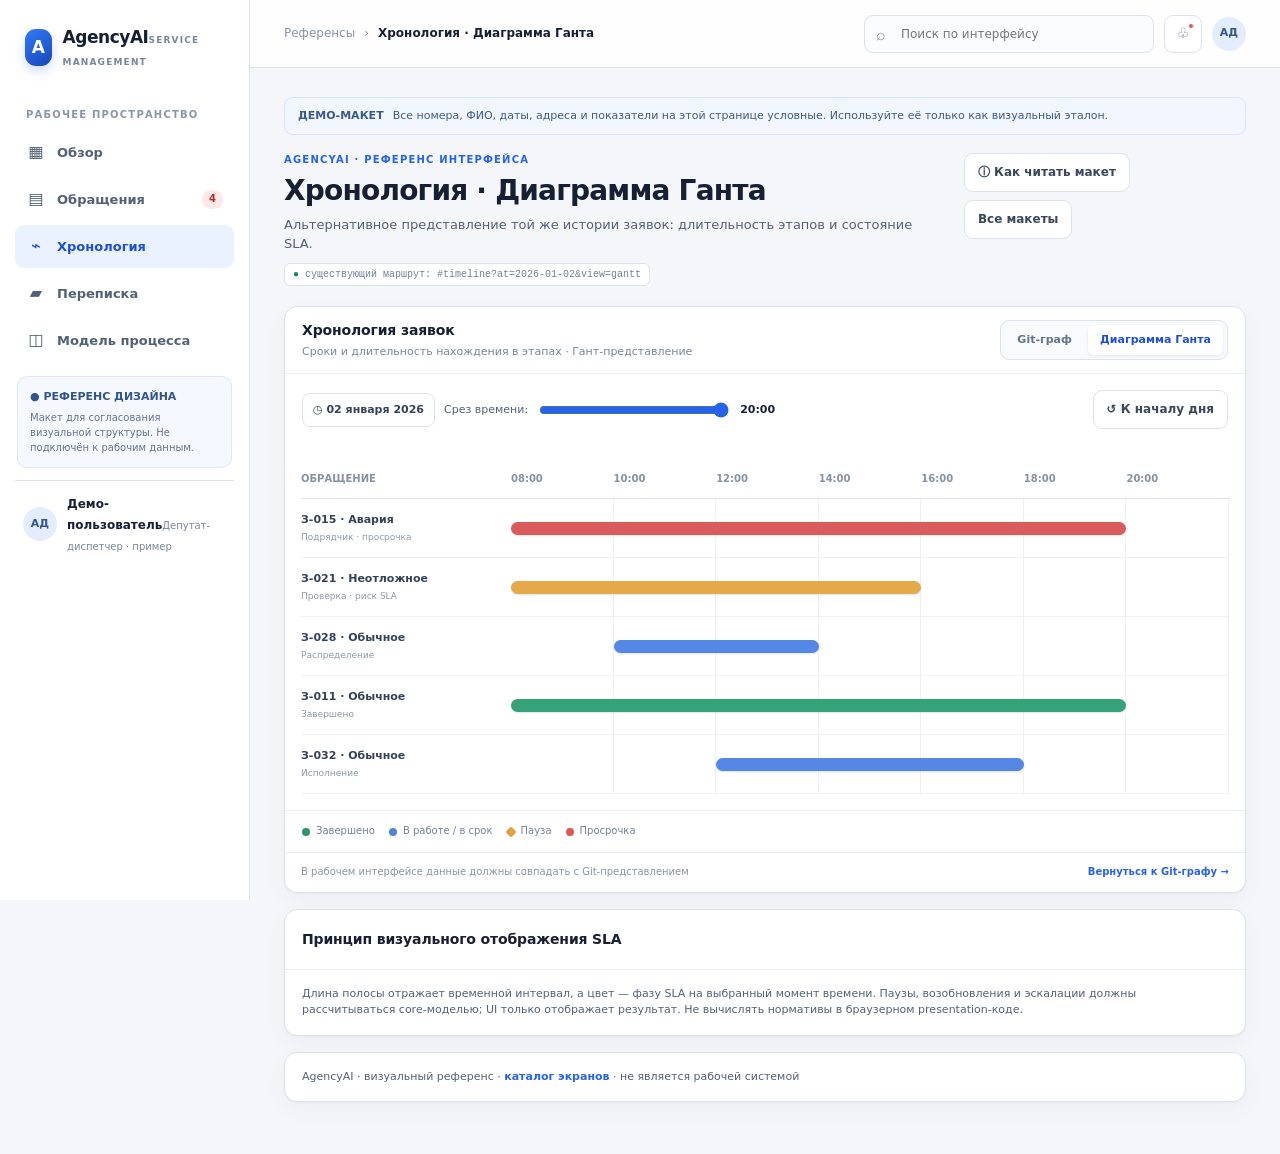
<file: docs/redesign-reference/timeline-gantt.html>
<!doctype html>
<html lang="ru"><head><meta charset="utf-8"><meta name="viewport" content="width=device-width, initial-scale=1"><meta name="theme-color" content="#f4f6fa"><title>AgencyAI — Хронология · Диаграмма Ганта</title><link rel="stylesheet" href="assets/reference.css"><link rel="stylesheet" href="assets/components.css"></head>
<body><div class="app"><ui-sidebar class="sidebar"><a class="brand" href="index.html"><span class="brand-mark">A</span><span class="brand-text"><span class="brand-name">AgencyAI</span><span class="brand-caption">service management</span></span></a><div class="nav-label">Рабочее пространство</div><nav class="nav"><a class="nav-link " href="overview.html"><span class="nav-icon">▦</span><span class="nav-text">Обзор</span></a><a class="nav-link " href="incidents.html"><span class="nav-icon">▤</span><span class="nav-text">Обращения</span><span class=nav-count>4</span></a><a class="nav-link active" href="timeline-git.html"><span class="nav-icon">⌁</span><span class="nav-text">Хронология</span></a><a class="nav-link " href="chat.html"><span class="nav-icon">▰</span><span class="nav-text">Переписка</span></a><a class="nav-link " href="model.html"><span class="nav-icon">◫</span><span class="nav-text">Модель процесса</span></a></nav><div class="sidebar-bottom"><div class="sidebar-note"><strong>● РЕФЕРЕНС ДИЗАЙНА</strong><p>Макет для согласования визуальной структуры. Не подключён к рабочим данным.</p></div><div class="user-card"><span class="avatar">АД</span><span class="user-copy"><span class="user-name">Демо-пользователь</span><span class="user-role">Депутат-диспетчер · пример</span></span></div></div></ui-sidebar>
<main class="main"><ui-topbar class="topbar"><div class="crumbs"><a href="index.html">Референсы</a><span>›</span><strong>Хронология · Диаграмма Ганта</strong></div><div class="top-actions"><label class="global-search"><span>⌕</span><input aria-label="Поиск в макете" placeholder="Поиск по интерфейсу" data-toast-placeholder="Поиск не подключён"></label><button class="icon-button" aria-label="Уведомления" data-toast="Уведомления показаны только как элемент дизайна">♧<i class="red-dot"></i></button><span class="avatar">АД</span></div></ui-topbar>
<section class="content"><div class="banner"><b>ДЕМО-МАКЕТ</b><span>Все номера, ФИО, даты, адреса и показатели на этой странице условные. Используйте её только как визуальный эталон.</span></div><div class="page-head"><div><div class="eyebrow">AgencyAI · Референс интерфейса</div><h1>Хронология · Диаграмма Ганта</h1><p class="subtitle">Альтернативное представление той же истории заявок: длительность этапов и состояние SLA.</p><div class="route-label"><em>●</em> существующий маршрут: #timeline?at=2026-01-02&amp;view=gantt</div></div><div class="head-actions"><button class="button" data-toast="Визуальный эталон: данные условные">ⓘ Как читать макет</button><a class="button" href="index.html">Все макеты</a></div></div>
<div class="panel"><div class="panel-head"><div><h2 class="panel-title">Хронология заявок</h2><div class="panel-caption">Сроки и длительность нахождения в этапах · Гант-представление</div></div><div class="view-switch"><a href="timeline-git.html">Git-граф</a><a class="active" href="timeline-gantt.html">Диаграмма Ганта</a></div></div><div class="panel-body"><div class="timeline-controls"><span class="timeline-date">◷ 02 января 2026</span><span class="tiny muted">Срез времени:</span><input class="range" id="time-range" type="range" min="0" max="100" value="100" aria-label="Перемотка времени"><b class="tiny" id="time-range-label">20:00</b><span style="flex:1"></span><button class="button" data-toast="Перемотка доступна только в текущем приложении">↺ К началу дня</button></div></div><div class="gantt-wrap"><div class="gantt"><div class="gantt-head"><div>ОБРАЩЕНИЕ</div><div>08:00</div><div>10:00</div><div>12:00</div><div>14:00</div><div>16:00</div><div>18:00</div><div>20:00</div></div>
<div class="gantt-row"><div class="gantt-name">З-015 · Авария<small>Подрядчик · просрочка</small></div><div class="gantt-days"><span class="gantt-bar overdue" style="grid-column:1/7"></span></div></div>
<div class="gantt-row"><div class="gantt-name">З-021 · Неотложное<small>Проверка · риск SLA</small></div><div class="gantt-days"><span class="gantt-bar pause" style="grid-column:1/5"></span></div></div>
<div class="gantt-row"><div class="gantt-name">З-028 · Обычное<small>Распределение</small></div><div class="gantt-days"><span class="gantt-bar" style="grid-column:2/4"></span></div></div>
<div class="gantt-row"><div class="gantt-name">З-011 · Обычное<small>Завершено</small></div><div class="gantt-days"><span class="gantt-bar done" style="grid-column:1/7"></span></div></div>
<div class="gantt-row"><div class="gantt-name">З-032 · Обычное<small>Исполнение</small></div><div class="gantt-days"><span class="gantt-bar" style="grid-column:3/6"></span></div></div>
</div></div><div class="graph-legend"><span><i class="legend-dot green"></i>Завершено</span><span><i class="legend-dot"></i>В работе / в срок</span><span><i class="legend-dot amber"></i>Пауза</span><span><i class="legend-dot red"></i>Просрочка</span></div><div class="panel-foot"><span>В рабочем интерфейсе данные должны совпадать с Git-представлением</span><a href="timeline-git.html" style="color:var(--primary);font-weight:750">Вернуться к Git-графу →</a></div></div>
<div class="panel section-gap"><div class="panel-head"><h2 class="panel-title">Принцип визуального отображения SLA</h2></div><div class="panel-body tiny muted">Длина полосы отражает временной интервал, а цвет — фазу SLA на выбранный момент времени. Паузы, возобновления и эскалации должны рассчитываться core-моделью; UI только отображает результат. Не вычислять нормативы в браузерном presentation-коде.</div></div><footer class="panel section-gap"><div class="panel-body tiny muted">AgencyAI · визуальный референс · <a href="index.html" style="color:var(--primary);font-weight:700">каталог экранов</a> · не является рабочей системой</div></footer></section></main><nav class="mobile-nav"><a class="" href="overview.html"><span class="mi">▦</span>Обзор</a><a class="" href="incidents.html"><span class="mi">▤</span>Обращения</a><a class="active" href="timeline-git.html"><span class="mi">⌁</span>Хронология</a><a class="" href="chat.html"><span class="mi">▰</span>Переписка</a><a class="" href="model.html"><span class="mi">◫</span>Модель процесса</a></nav></div><div class="toast" id="toast" role="status" aria-live="polite"></div><script src="assets/components.js"></script><script src="assets/reference.js"></script></body></html>
</file>
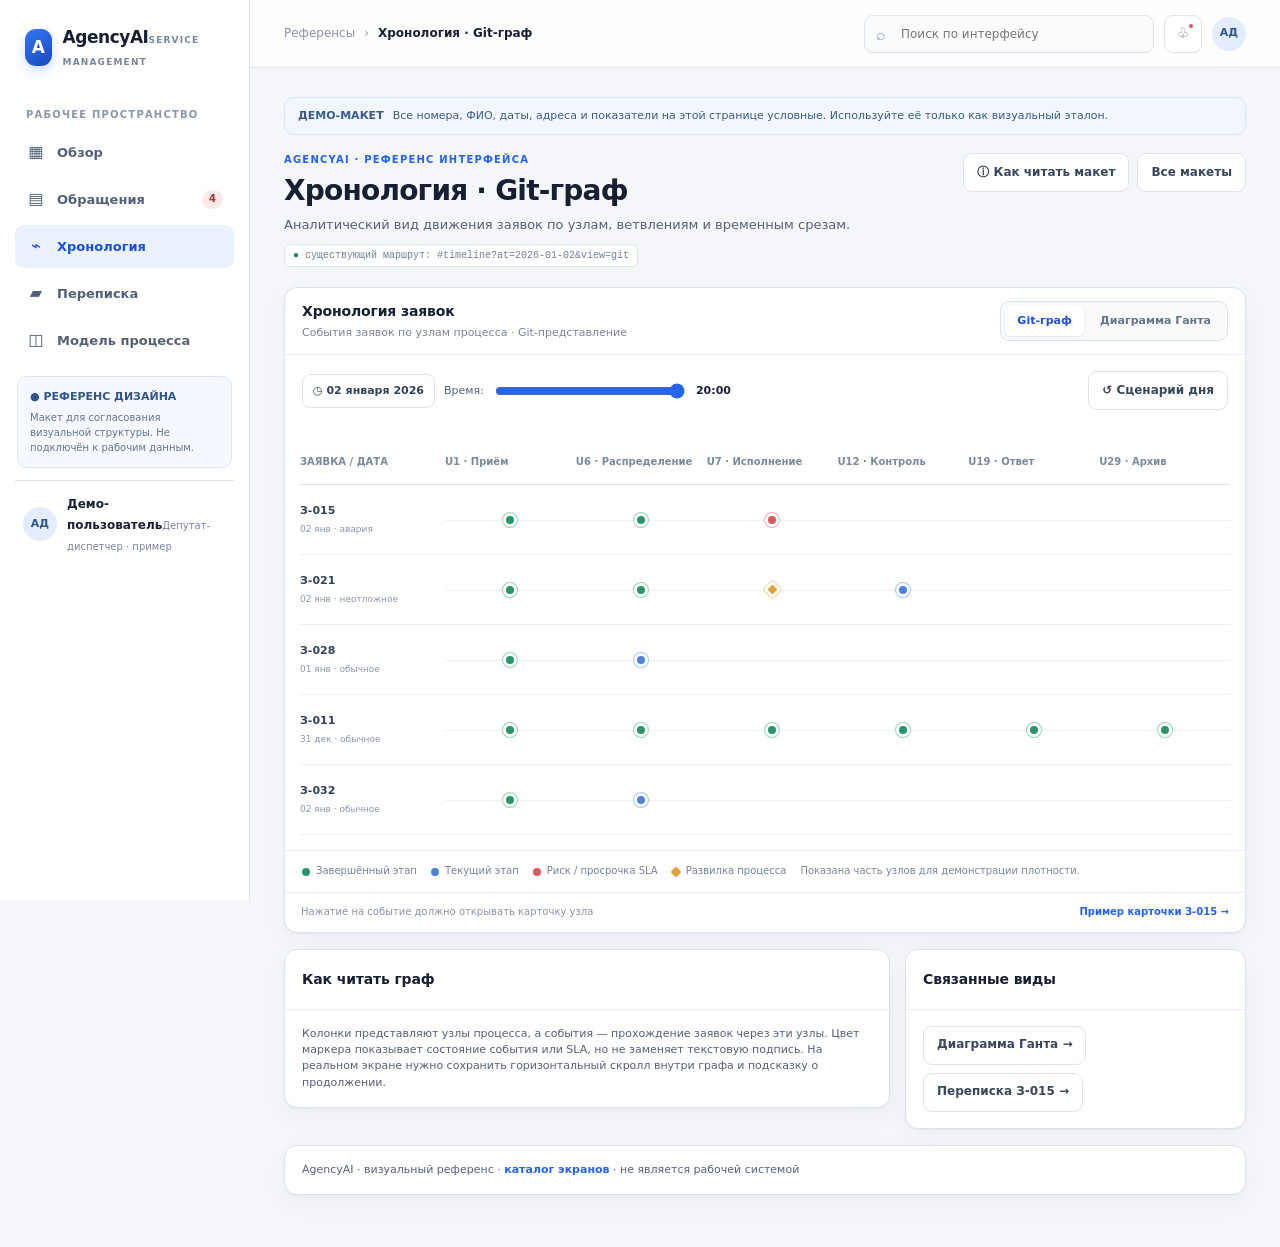
<file: docs/redesign-reference/timeline-git.html>
<!doctype html>
<html lang="ru"><head><meta charset="utf-8"><meta name="viewport" content="width=device-width, initial-scale=1"><meta name="theme-color" content="#f4f6fa"><title>AgencyAI — Хронология · Git-граф</title><link rel="stylesheet" href="assets/reference.css"><link rel="stylesheet" href="assets/components.css"></head>
<body><div class="app"><ui-sidebar class="sidebar"><a class="brand" href="index.html"><span class="brand-mark">A</span><span class="brand-text"><span class="brand-name">AgencyAI</span><span class="brand-caption">service management</span></span></a><div class="nav-label">Рабочее пространство</div><nav class="nav"><a class="nav-link " href="overview.html"><span class="nav-icon">▦</span><span class="nav-text">Обзор</span></a><a class="nav-link " href="incidents.html"><span class="nav-icon">▤</span><span class="nav-text">Обращения</span><span class=nav-count>4</span></a><a class="nav-link active" href="timeline-git.html"><span class="nav-icon">⌁</span><span class="nav-text">Хронология</span></a><a class="nav-link " href="chat.html"><span class="nav-icon">▰</span><span class="nav-text">Переписка</span></a><a class="nav-link " href="model.html"><span class="nav-icon">◫</span><span class="nav-text">Модель процесса</span></a></nav><div class="sidebar-bottom"><div class="sidebar-note"><strong>● РЕФЕРЕНС ДИЗАЙНА</strong><p>Макет для согласования визуальной структуры. Не подключён к рабочим данным.</p></div><div class="user-card"><span class="avatar">АД</span><span class="user-copy"><span class="user-name">Демо-пользователь</span><span class="user-role">Депутат-диспетчер · пример</span></span></div></div></ui-sidebar>
<main class="main"><ui-topbar class="topbar"><div class="crumbs"><a href="index.html">Референсы</a><span>›</span><strong>Хронология · Git-граф</strong></div><div class="top-actions"><label class="global-search"><span>⌕</span><input aria-label="Поиск в макете" placeholder="Поиск по интерфейсу" data-toast-placeholder="Поиск не подключён"></label><button class="icon-button" aria-label="Уведомления" data-toast="Уведомления показаны только как элемент дизайна">♧<i class="red-dot"></i></button><span class="avatar">АД</span></div></ui-topbar>
<section class="content"><div class="banner"><b>ДЕМО-МАКЕТ</b><span>Все номера, ФИО, даты, адреса и показатели на этой странице условные. Используйте её только как визуальный эталон.</span></div><div class="page-head"><div><div class="eyebrow">AgencyAI · Референс интерфейса</div><h1>Хронология · Git-граф</h1><p class="subtitle">Аналитический вид движения заявок по узлам, ветвлениям и временным срезам.</p><div class="route-label"><em>●</em> существующий маршрут: #timeline?at=2026-01-02&amp;view=git</div></div><div class="head-actions"><button class="button" data-toast="Визуальный эталон: данные условные">ⓘ Как читать макет</button><a class="button" href="index.html">Все макеты</a></div></div>
<div class="panel"><div class="panel-head"><div><h2 class="panel-title">Хронология заявок</h2><div class="panel-caption">События заявок по узлам процесса · Git-представление</div></div><div class="view-switch"><a class="active" href="timeline-git.html">Git-граф</a><a href="timeline-gantt.html">Диаграмма Ганта</a></div></div><div class="panel-body"><div class="timeline-controls"><span class="timeline-date">◷ 02 января 2026</span><span class="tiny muted">Время:</span><input class="range" id="time-range" type="range" min="0" max="100" value="100" aria-label="Перемотка времени"><b class="tiny" id="time-range-label">20:00</b><span style="flex:1"></span><button class="button" data-toast="Выбрана демонстрационная дата">↺ Сценарий дня</button></div></div><div class="graph-wrap"><div class="graph-canvas"><div class="graph-head"><div>ЗАЯВКА / ДАТА</div><div>U1 · Приём</div><div>U6 · Распределение</div><div>U7 · Исполнение</div><div>U12 · Контроль</div><div>U19 · Ответ</div><div>U29 · Архив</div></div>
<div class="graph-row"><div class="graph-label">З-015<small>02 янв · авария</small></div><div class="graph-cell"><span class="node done"></span></div><div class="graph-cell"><span class="node done"></span></div><div class="graph-cell"><span class="node alert"></span></div><div class="graph-cell"></div><div class="graph-cell"></div><div class="graph-cell"></div></div>
<div class="graph-row"><div class="graph-label">З-021<small>02 янв · неотложное</small></div><div class="graph-cell"><span class="node done"></span></div><div class="graph-cell"><span class="node done"></span></div><div class="graph-cell"><span class="node branch"></span></div><div class="graph-cell"><span class="node"></span></div><div class="graph-cell"></div><div class="graph-cell"></div></div>
<div class="graph-row"><div class="graph-label">З-028<small>01 янв · обычное</small></div><div class="graph-cell"><span class="node done"></span></div><div class="graph-cell"><span class="node"></span></div><div class="graph-cell"></div><div class="graph-cell"></div><div class="graph-cell"></div><div class="graph-cell"></div></div>
<div class="graph-row"><div class="graph-label">З-011<small>31 дек · обычное</small></div><div class="graph-cell"><span class="node done"></span></div><div class="graph-cell"><span class="node done"></span></div><div class="graph-cell"><span class="node done"></span></div><div class="graph-cell"><span class="node done"></span></div><div class="graph-cell"><span class="node done"></span></div><div class="graph-cell"><span class="node done"></span></div></div>
<div class="graph-row" data-future="true" data-at="75"><div class="graph-label">З-032<small>02 янв · обычное</small></div><div class="graph-cell"><span class="node done"></span></div><div class="graph-cell"><span class="node"></span></div><div class="graph-cell"></div><div class="graph-cell"></div><div class="graph-cell"></div><div class="graph-cell"></div></div>
</div></div><div class="graph-legend"><span><i class="legend-dot green"></i>Завершённый этап</span><span><i class="legend-dot"></i>Текущий этап</span><span><i class="legend-dot red"></i>Риск / просрочка SLA</span><span><i class="legend-dot amber"></i>Развилка процесса</span><span class="subtle">Показана часть узлов для демонстрации плотности.</span></div><div class="panel-foot"><span>Нажатие на событие должно открывать карточку узла</span><a href="incident-detail.html" style="color:var(--primary);font-weight:750">Пример карточки З-015 →</a></div></div>
<div class="two-col section-gap"><ui-panel class="panel"><div class="panel-head"><h2 class="panel-title">Как читать граф</h2></div><div class="panel-body tiny muted">Колонки представляют узлы процесса, а события — прохождение заявок через эти узлы. Цвет маркера показывает состояние события или SLA, но не заменяет текстовую подпись. На реальном экране нужно сохранить горизонтальный скролл внутри графа и подсказку о продолжении.</div></ui-panel><ui-panel class="panel"><div class="panel-head"><h2 class="panel-title">Связанные виды</h2></div><div class="panel-body" style="display:flex;gap:8px;flex-wrap:wrap"><a class="button" href="timeline-gantt.html">Диаграмма Ганта →</a><a class="button" href="chat.html">Переписка З-015 →</a></div></ui-panel></div><footer class="panel section-gap"><div class="panel-body tiny muted">AgencyAI · визуальный референс · <a href="index.html" style="color:var(--primary);font-weight:700">каталог экранов</a> · не является рабочей системой</div></footer></section></main><nav class="mobile-nav"><a class="" href="overview.html"><span class="mi">▦</span>Обзор</a><a class="" href="incidents.html"><span class="mi">▤</span>Обращения</a><a class="active" href="timeline-git.html"><span class="mi">⌁</span>Хронология</a><a class="" href="chat.html"><span class="mi">▰</span>Переписка</a><a class="" href="model.html"><span class="mi">◫</span>Модель процесса</a></nav></div><div class="toast" id="toast" role="status" aria-live="polite"></div><script src="assets/components.js"></script><script src="assets/reference.js"></script></body></html>
</file>
<file: docs/redesign-reference/assets/reference.css>
:root{color-scheme:light;--bg:#f4f6fa;--surface:#fff;--surface-2:#f8fafc;--surface-blue:#eff5ff;--text:#172033;--muted:#526176;--subtle:#78869a;--line:#dce3ec;--line-2:#e9eef4;--primary:#2563eb;--primary-dark:#1d4ed8;--primary-soft:#eaf1ff;--success:#16845b;--success-bg:#e9f7f0;--warning:#a96508;--warning-bg:#fff5df;--danger:#c63838;--danger-bg:#fff0ef;--neutral-bg:#eef2f7;--sidebar:250px;--radius:13px;--shadow:0 1px 2px rgba(16,24,40,.035),0 8px 24px rgba(16,24,40,.035);--focus:0 0 0 3px rgba(37,99,235,.22);font-family:Inter,ui-sans-serif,system-ui,-apple-system,BlinkMacSystemFont,"Segoe UI",sans-serif}*{box-sizing:border-box}html{min-width:320px;background:var(--bg);scroll-behavior:smooth}body{margin:0;background:var(--bg);color:var(--text);font-size:14px;line-height:1.48}a{color:inherit;text-decoration:none}button,input,select{font:inherit}button{cursor:pointer}a:focus-visible,button:focus-visible,input:focus-visible,select:focus-visible{outline:0;box-shadow:var(--focus)}.app{min-height:100vh}.sidebar{position:fixed;inset:0 auto 0 0;z-index:20;width:var(--sidebar);display:flex;flex-direction:column;padding:22px 15px 16px;background:var(--surface);border-right:1px solid var(--line)}.brand{display:flex;align-items:center;gap:11px;padding:3px 10px 25px}.brand-mark{width:37px;height:37px;display:grid;place-items:center;border-radius:11px;color:white;background:linear-gradient(145deg,#3478f6,#1748bb);box-shadow:0 5px 12px #2563eb38;font-size:17px;font-weight:800}.brand-name{font-size:17px;font-weight:780;letter-spacing:-.45px}.brand-caption{margin-top:1px;color:var(--subtle);font-size:9px;font-weight:700;letter-spacing:.13em;text-transform:uppercase}.nav-label{padding:12px 11px 8px;color:#8a97a9;font-size:10px;font-weight:800;letter-spacing:.12em;text-transform:uppercase}.nav{display:grid;gap:4px}.nav-link{min-height:43px;display:flex;align-items:center;gap:11px;padding:0 11px;border-radius:9px;color:#536176;font-size:13px;font-weight:580;transition:background .15s,color .15s}.nav-link:hover{background:#f5f7fb;color:var(--text)}.nav-link.active{color:var(--primary-dark);background:var(--primary-soft);font-weight:750}.nav-icon{width:20px;display:inline-grid;place-items:center;font-size:16px}.nav-count{margin-left:auto;min-width:21px;padding:2px 6px;border-radius:20px;background:#ffe8e7;color:#a13232;text-align:center;font-size:10px;font-weight:800}.sidebar-bottom{margin-top:auto}.sidebar-note{margin:14px 2px 12px;padding:12px;border:1px solid #dbe7fb;border-radius:10px;background:#f5f8ff}.sidebar-note strong{display:flex;align-items:center;gap:7px;color:#31558d;font-size:11px}.sidebar-note p{margin:6px 0 0;color:#63748e;font-size:10px}.user-card{display:flex;align-items:center;gap:10px;padding:12px 8px 2px;border-top:1px solid var(--line)}.avatar{width:34px;height:34px;display:grid;place-items:center;flex:none;border-radius:50%;background:#e4edff;color:#31558d;font-size:11px;font-weight:800}.user-name{font-size:12px;font-weight:750}.user-role{margin-top:1px;color:var(--subtle);font-size:10px}.main{min-height:100vh;margin-left:var(--sidebar)}.topbar{height:68px;display:flex;align-items:center;justify-content:space-between;gap:18px;padding:0 34px;border-bottom:1px solid var(--line);background:rgba(255,255,255,.94)}.crumbs{display:flex;align-items:center;gap:9px;color:#8793a4;font-size:12px}.crumbs strong{color:var(--text);font-weight:700}.top-actions{display:flex;align-items:center;gap:10px}.global-search{position:relative;width:min(290px,27vw)}.global-search input{width:100%;height:38px;padding:0 12px 0 36px;border:1px solid var(--line);border-radius:9px;background:#fbfcfe;color:var(--text);font-size:12px}.global-search span{position:absolute;left:12px;top:8px;color:#8a97a9;font-size:16px}.icon-button{width:38px;height:38px;display:grid;place-items:center;position:relative;border:1px solid var(--line);border-radius:9px;background:white;color:#64748b}.icon-button .red-dot{position:absolute;top:7px;right:7px;width:6px;height:6px;border:1px solid white;border-radius:50%;background:#dc5555}.content{width:min(1560px,100%);margin:0 auto;padding:29px 34px 52px}.page-head{display:flex;align-items:flex-start;justify-content:space-between;gap:20px;margin-bottom:20px}.eyebrow{margin-bottom:6px;color:var(--primary);font-size:10px;font-weight:800;letter-spacing:.12em;text-transform:uppercase}h1{margin:0;font-size:28px;line-height:1.2;font-weight:790;letter-spacing:-.8px}.subtitle{margin:7px 0 0;color:var(--muted);font-size:13px}.head-actions{display:flex;align-items:center;flex-wrap:wrap;gap:8px}.button,.select{min-height:39px;display:inline-flex;align-items:center;justify-content:center;gap:8px;padding:0 13px;border:1px solid var(--line);border-radius:9px;background:white;color:#39475b;font-size:12px;font-weight:700}.button:hover,.select:hover{border-color:#c4cfdd;background:#f9fbfe}.button.primary{border-color:var(--primary);background:var(--primary);color:white;box-shadow:0 2px 5px #2563eb24}.button.primary:hover{background:var(--primary-dark)}.banner{display:flex;align-items:center;gap:9px;margin:0 0 18px;padding:10px 13px;border:1px solid #d7e5ff;border-radius:9px;background:#f2f7ff;color:#395a8a;font-size:11px}.banner b{font-weight:800}.panel{min-width:0;border:1px solid var(--line);border-radius:var(--radius);background:var(--surface);box-shadow:var(--shadow)}.panel-head{min-height:60px;display:flex;align-items:center;justify-content:space-between;gap:12px;padding:13px 17px;border-bottom:1px solid var(--line-2)}.panel-title{margin:0;font-size:14px;font-weight:780;letter-spacing:-.15px}.panel-caption{margin-top:3px;color:var(--subtle);font-size:11px}.panel-body{padding:16px 17px}.panel-link{border:0;background:none;color:var(--primary);font-size:11px;font-weight:750}.muted{color:var(--muted)}.subtle{color:var(--subtle)}.tiny{font-size:11px}.kpi-grid{display:grid;grid-template-columns:repeat(4,minmax(0,1fr));gap:13px;margin-bottom:16px}.kpi{min-height:120px;padding:16px 17px;border:1px solid var(--line);border-radius:var(--radius);background:white;box-shadow:var(--shadow)}.kpi-top{display:flex;align-items:center;justify-content:space-between;gap:10px}.kpi-label{color:#66758a;font-size:12px;font-weight:650}.kpi-icon{width:31px;height:31px;display:grid;place-items:center;border-radius:9px;background:#edf3ff;color:#3d70cb;font-size:15px}.kpi-value{margin-top:10px;font-size:30px;line-height:1;font-weight:800;letter-spacing:-1px;font-variant-numeric:tabular-nums}.kpi-note{margin-top:8px;color:#8793a4;font-size:10px}.kpi-note b{color:var(--success)}.kpi.danger .kpi-icon{background:var(--danger-bg);color:var(--danger)}.kpi.warning .kpi-icon{background:var(--warning-bg);color:var(--warning)}.kpi.success .kpi-icon{background:var(--success-bg);color:var(--success)}.two-col{display:grid;grid-template-columns:minmax(0,1.6fr) minmax(280px,.9fr);gap:15px;align-items:start}.stack{display:grid;gap:15px;min-width:0}.badge{display:inline-flex;align-items:center;gap:5px;padding:4px 8px;border-radius:6px;font-size:10px;line-height:1.25;font-weight:780;white-space:nowrap}.badge:before{content:"";width:5px;height:5px;border-radius:50%;background:currentColor}.badge.red{color:var(--danger);background:var(--danger-bg)}.badge.amber{color:var(--warning);background:var(--warning-bg)}.badge.green{color:var(--success);background:var(--success-bg)}.badge.blue{color:#245bb6;background:#edf4ff}.badge.gray{color:#617087;background:var(--neutral-bg)}.sla{display:inline-flex;align-items:center;gap:6px;font-size:11px;font-weight:750;white-space:nowrap}.sla:before{content:"";width:7px;height:7px;border-radius:50%;background:currentColor}.sla.red{color:var(--danger)}.sla.amber{color:var(--warning)}.sla.green{color:var(--success)}.case-id{color:var(--primary);font-size:12px;font-weight:800}.case-title{margin-top:3px;color:#26344a;font-size:12px;font-weight:720}.case-sub{margin-top:3px;color:#8995a5;font-size:10px}.table-wrap{width:100%;overflow-x:auto}table{width:100%;border-collapse:collapse;text-align:left}thead th{height:40px;padding:0 13px;background:#fbfcfe;color:#8491a3;font-size:10px;font-weight:800;white-space:nowrap}tbody td{height:62px;padding:9px 13px;border-top:1px solid #edf0f4;color:#435168;font-size:11px;white-space:nowrap}tbody tr{transition:background .12s}tbody tr:hover{background:#f7faff}.click-row{cursor:pointer}.assignee{display:flex;align-items:center;gap:7px}.mini-avatar{width:27px;height:27px;display:grid;place-items:center;border-radius:50%;background:#e9eef7;color:#4d6387;font-size:9px;font-weight:850}.assignee-name{color:#435168;font-size:10px;font-weight:680}.panel-foot{display:flex;justify-content:space-between;gap:12px;padding:12px 16px;border-top:1px solid var(--line-2);color:#8994a4;font-size:10px}.activity-list{padding:4px 17px 9px}.activity{display:grid;grid-template-columns:30px 1fr;gap:10px;padding:12px 0}.activity+.activity{border-top:1px solid #f0f2f5}.activity-icon{width:29px;height:29px;display:grid;place-items:center;border-radius:9px;background:#eff4fc;color:#4875bd}.activity-text{color:#48566c;font-size:11px;line-height:1.5}.activity-text b{color:#27354a}.activity-time{margin-top:3px;color:#98a2b1;font-size:10px}.distribution{padding:18px}.bar{height:10px;display:flex;gap:2px;overflow:hidden;margin:14px 0 17px;border-radius:20px;background:#edf1f6}.bar span{height:100%;display:block}.bar .done{width:43%;background:#37a27a}.bar .work{width:32%;background:#5488e4}.bar .pause{width:15%;background:#e4aa49}.bar .overdue{width:10%;background:#d95b5b}.legend{display:grid;grid-template-columns:1fr 1fr;gap:11px}.legend-item{display:flex;align-items:center;gap:7px;color:#66758a;font-size:10px}.legend-item i{width:7px;height:7px;border-radius:2px}.legend-item b{margin-left:auto;color:#344258;font-variant-numeric:tabular-nums}.toolbar{display:flex;align-items:center;flex-wrap:wrap;gap:8px;padding:13px 15px;border-bottom:1px solid var(--line-2)}.toolbar input,.toolbar select{height:37px;border:1px solid var(--line);border-radius:8px;background:white;color:#435168;padding:0 11px;font-size:11px}.toolbar input{width:min(290px,100%)}.toolbar .grow{flex:1}.count{color:var(--subtle);font-size:10px;white-space:nowrap}.empty{padding:38px 18px;text-align:center;color:#78869a;font-size:12px}.detail-grid{display:grid;grid-template-columns:minmax(0,1.55fr) minmax(270px,.85fr);gap:15px;align-items:start}.detail-facts{display:grid;grid-template-columns:repeat(2,minmax(0,1fr));gap:10px}.fact{padding:12px;border:1px solid var(--line-2);border-radius:9px;background:#fbfcfe}.fact-label{color:#8793a4;font-size:10px}.fact-value{margin-top:4px;color:#334157;font-size:12px;font-weight:750}.step-list{display:grid;gap:0}.step{position:relative;display:grid;grid-template-columns:22px 1fr;gap:10px;padding:0 0 18px}.step:not(:last-child):before{position:absolute;content:"";left:7px;top:15px;bottom:0;width:1px;background:#dce6f3}.step-mark{position:relative;z-index:1;width:15px;height:15px;margin-top:2px;border:3px solid white;border-radius:50%;background:#4f86df;box-shadow:0 0 0 1px #a9c4f2}.step.done .step-mark{background:#29956a;box-shadow:0 0 0 1px #a5d5bd}.step-title{color:#344258;font-size:12px;font-weight:750}.step-caption{margin-top:3px;color:#8a96a7;font-size:10px}.readonly{margin-top:15px;padding:11px 12px;border-radius:8px;background:#f2f6fd;color:#53698c;font-size:10px;line-height:1.5}.tabbar{display:flex;gap:5px;padding:12px 15px;border-bottom:1px solid var(--line-2);overflow-x:auto}.tab{padding:8px 11px;border:0;border-radius:7px;background:transparent;color:#637188;font-size:11px;font-weight:700;white-space:nowrap}.tab.active{background:var(--primary-soft);color:var(--primary-dark)}.view-switch{display:flex;gap:4px;padding:4px;border:1px solid var(--line);border-radius:9px;background:#f8fafc}.view-switch a{padding:7px 12px;border-radius:6px;color:#64748b;font-size:11px;font-weight:750}.view-switch a.active{background:white;color:var(--primary-dark);box-shadow:0 1px 3px #1d2a3b18}.timeline-controls{display:flex;align-items:center;flex-wrap:wrap;gap:9px}.timeline-date{padding:8px 10px;border:1px solid var(--line);border-radius:8px;background:white;color:#344258;font-size:11px;font-weight:750}.range{width:190px;accent-color:var(--primary)}.graph-wrap{overflow:auto;padding:15px}.graph-canvas{min-width:910px}.graph-head,.graph-row{display:grid;grid-template-columns:145px repeat(6,minmax(105px,1fr));align-items:center}.graph-head{height:44px;border-bottom:1px solid var(--line);color:#7b899c;font-size:10px;font-weight:800}.graph-row{position:relative;min-height:70px;border-bottom:1px solid #edf1f5}.graph-row:after{position:absolute;content:"";left:145px;right:0;top:50%;height:1px;background:#eef2f7}.graph-label{position:relative;z-index:1;color:#344258;font-size:11px;font-weight:750}.graph-label small{display:block;margin-top:3px;color:#8a97a9;font-size:9px;font-weight:500}.graph-cell{position:relative;z-index:2;display:grid;place-items:center;height:100%}.node{width:14px;height:14px;border:3px solid white;border-radius:50%;background:#4e83d9;box-shadow:0 0 0 1px #a9c4f2}.node.done{background:#29956a;box-shadow:0 0 0 1px #9bd4ba}.node.alert{background:#d85a5a;box-shadow:0 0 0 1px #edb2b2}.node.branch{width:13px;height:13px;border-radius:3px;background:#e1a13c;transform:rotate(45deg);box-shadow:0 0 0 1px #f0d5a1}.graph-legend{display:flex;align-items:center;flex-wrap:wrap;gap:14px;padding:13px 17px;border-top:1px solid var(--line-2);color:#738197;font-size:10px}.graph-legend span{display:flex;align-items:center;gap:6px}.legend-dot{width:8px;height:8px;border-radius:50%;background:#4e83d9}.legend-dot.green{background:#29956a}.legend-dot.red{background:#d85a5a}.legend-dot.amber{border-radius:2px;background:#e1a13c;transform:rotate(45deg)}.gantt-wrap{overflow:auto;padding:16px}.gantt{min-width:850px}.gantt-head,.gantt-row{display:grid;grid-template-columns:210px repeat(7,minmax(65px,1fr));align-items:center}.gantt-head{height:38px;color:#8692a3;font-size:10px;font-weight:800;border-bottom:1px solid var(--line)}.gantt-row{min-height:59px;border-bottom:1px solid #edf1f5}.gantt-name{padding-right:12px;color:#344258;font-size:11px;font-weight:720}.gantt-name small{display:block;margin-top:3px;color:#8d99a9;font-size:9px;font-weight:500}.gantt-days{position:relative;grid-column:2/-1;display:grid;grid-template-columns:repeat(7,minmax(65px,1fr));align-items:center;height:100%;background:repeating-linear-gradient(to right,transparent 0,transparent calc(14.285% - 1px),#edf1f5 calc(14.285% - 1px),#edf1f5 14.285%)}.gantt-bar{height:13px;align-self:center;border-radius:10px;background:#5488e4;box-shadow:0 1px 2px #123b7c24}.gantt-bar.done{background:#37a27a}.gantt-bar.pause{background:#e4aa49}.gantt-bar.overdue{background:#d95b5b}.chat-layout{display:grid;grid-template-columns:minmax(0,1fr) 290px;gap:15px;align-items:start}.chat-window{max-width:800px;margin:0 auto;border:1px solid var(--line);border-radius:14px;background:white;overflow:hidden;box-shadow:var(--shadow)}.chat-head{display:flex;align-items:center;justify-content:space-between;gap:12px;padding:15px 18px;background:#f7faff;border-bottom:1px solid var(--line)}.chat-person{display:flex;align-items:center;gap:10px}.chat-person strong{display:block;font-size:13px}.chat-person small{display:block;margin-top:2px;color:#8390a2;font-size:10px}.chat-body{display:grid;gap:12px;padding:18px;background:#fbfcfe;min-height:420px}.day-sep{text-align:center;color:#9aa5b3;font-size:10px}.bubble-row{display:flex;align-items:flex-end;gap:8px}.bubble-row.mine{justify-content:flex-end}.bubble{max-width:min(76%,510px);padding:11px 13px;border:1px solid #e7edf5;border-radius:12px 12px 12px 3px;background:white;color:#44536a;font-size:12px;line-height:1.55}.bubble-row.mine .bubble{border-color:#d7e5ff;border-radius:12px 12px 3px 12px;background:#eff5ff}.bubble-meta{margin-top:5px;color:#93a0b1;font-size:9px}.system-note{justify-self:center;max-width:90%;padding:7px 11px;border-radius:20px;background:#eef2f7;color:#748196;text-align:center;font-size:10px}.chat-controls{display:flex;align-items:center;justify-content:space-between;gap:10px;padding:12px 16px;border-top:1px solid var(--line)}.chat-side{display:grid;gap:13px}.role-chip{display:inline-flex;align-items:center;gap:7px;padding:7px 9px;border-radius:8px;background:#f4f7fb;color:#536176;font-size:10px;font-weight:750}.role-color{width:8px;height:8px;border-radius:50%;background:#5085d9}.role-color.green{background:#2d986e}.role-color.purple{background:#9066c8}.matrix-wrap{overflow:auto}.matrix{min-width:760px}.matrix th:first-child,.matrix td:first-child{position:sticky;left:0;background:#fbfcfe}.matrix th,.matrix td{height:45px;text-align:center;border-bottom:1px solid #edf0f4;border-right:1px solid #f0f2f6;font-size:10px}.matrix td:first-child{text-align:left;padding-left:14px;font-weight:700;color:#344258}.permission{display:inline-grid;place-items:center;width:23px;height:23px;border-radius:6px;font-weight:850}.permission.allow{background:#e9f7f0;color:#16845b}.permission.conditional{background:#fff5df;color:#a96508}.permission.deny{background:#fff0ef;color:#c63838}.permission.na{background:#eef2f7;color:#8190a4}.node-grid{display:grid;grid-template-columns:repeat(3,minmax(0,1fr));gap:10px}.node-card{padding:13px;border:1px solid var(--line);border-radius:10px;background:white}.node-id{color:var(--primary);font-size:10px;font-weight:850}.node-title{margin-top:4px;color:#344258;font-size:12px;font-weight:750}.node-group{margin-top:7px;color:#8a96a7;font-size:10px}.mobile-nav{display:none}.toast{position:fixed;z-index:70;left:50%;bottom:22px;transform:translateX(-50%);display:none;padding:10px 14px;border:1px solid #d5e2f7;border-radius:9px;background:white;color:#31558d;box-shadow:var(--shadow);font-size:11px}.toast.show{display:block}.route-label{display:inline-flex;align-items:center;gap:6px;margin-top:10px;padding:5px 8px;border:1px solid var(--line);border-radius:6px;background:#fff;color:#708096;font:10px ui-monospace,SFMono-Regular,Consolas,monospace}.route-label em{color:var(--success);font-style:normal;font-weight:800}.future-label{color:#8a5a0a;background:#fff8e9;border-color:#f1dfb9}.section-gap{margin-top:16px}.summary-big{font-size:26px;font-weight:800;letter-spacing:-.7px}.filter-pills{display:flex;flex-wrap:wrap;gap:6px}.filter-pill{padding:7px 10px;border:1px solid var(--line);border-radius:8px;background:#fff;color:#637188;font-size:10px;font-weight:750}.filter-pill.active{border-color:#cbdcff;background:var(--primary-soft);color:var(--primary-dark)}.progress{height:7px;overflow:hidden;border-radius:8px;background:#edf1f6}.progress span{display:block;height:100%;border-radius:8px;background:#4e83d9}.hide{display:none!important}@media(max-width:1180px){:root{--sidebar:220px}.content{padding-right:24px;padding-left:24px}.topbar{padding-right:24px;padding-left:24px}.kpi-grid{gap:10px}.kpi{padding:14px}.two-col{grid-template-columns:minmax(0,1.35fr) minmax(255px,.9fr)}}@media(max-width:900px){:root{--sidebar:70px}.sidebar{padding:18px 8px 13px}.brand{justify-content:center;padding:2px 0 24px}.brand-text,.nav-label,.nav-link .nav-text,.nav-count,.sidebar-note,.user-copy{display:none}.nav-link{justify-content:center;padding:0}.user-card{justify-content:center;padding:13px 0 2px}.two-col,.detail-grid,.chat-layout{grid-template-columns:1fr}.kpi-grid{grid-template-columns:repeat(2,minmax(0,1fr))}.chat-side{grid-template-columns:repeat(2,minmax(0,1fr))}.global-search{width:min(280px,35vw)}}@media(max-width:600px){:root{--sidebar:0px}.sidebar{display:none}.main{margin-left:0;padding-bottom:72px}.topbar{height:58px;padding:0 14px}.crumbs{display:none}.top-actions{width:100%}.global-search{width:100%;flex:1}.icon-button{width:36px;height:36px;flex:none}.content{padding:20px 13px 30px}.page-head{display:block;margin-bottom:16px}h1{font-size:23px}.subtitle{font-size:12px}.head-actions{margin-top:13px}.head-actions .button,.head-actions .select{flex:1}.banner{align-items:flex-start;font-size:10px}.kpi-grid{gap:9px;margin-bottom:13px}.kpi{min-height:105px;padding:12px}.kpi-label{font-size:10px}.kpi-icon{width:27px;height:27px}.kpi-value{font-size:26px}.kpi-note{font-size:9px}.panel-head{padding:12px 13px}.panel-body{padding:13px}.two-col{gap:12px}.table-wrap table{min-width:760px}.toolbar{padding:11px;gap:7px}.toolbar input{width:100%;flex:1}.toolbar select{flex:1;min-width:120px}.detail-facts{grid-template-columns:1fr 1fr}.graph-wrap,.gantt-wrap{padding:10px}.chat-body{min-height:350px;padding:13px}.chat-side{grid-template-columns:1fr}.bubble{max-width:88%}.mobile-nav{position:fixed;inset:auto 0 0;z-index:40;display:grid;grid-template-columns:repeat(5,1fr);padding:7px 5px calc(7px + env(safe-area-inset-bottom));border-top:1px solid var(--line);background:rgba(255,255,255,.97);backdrop-filter:blur(10px)}.mobile-nav a{display:grid;justify-items:center;gap:3px;padding:4px 1px;border-radius:7px;color:#77859a;font-size:9px;font-weight:700}.mobile-nav a.active{color:var(--primary)}.mobile-nav .mi{font-size:16px}.node-grid{grid-template-columns:repeat(2,minmax(0,1fr))}.route-label{max-width:100%;overflow-wrap:anywhere}.page-head .head-actions{width:100%}.page-head .head-actions>*{min-width:0}.chat-controls{align-items:flex-start;flex-wrap:wrap}.graph-head,.graph-row{grid-template-columns:125px repeat(6,minmax(100px,1fr))}.gantt-head,.gantt-row{grid-template-columns:170px repeat(7,minmax(62px,1fr))}}

.dimmed{opacity:.22;filter:grayscale(.4)}
</file>
<file: docs/redesign-reference/assets/components.css>
/* Reusable component host defaults. Component visuals continue to use shared design tokens. */
ui-sidebar, ui-panel, ui-kpi, ui-activity, ui-chat-message, ui-process-node { box-sizing: border-box; }
ui-sidebar { display: block; }
ui-topbar { display: flex; }
ui-kpi, ui-panel { display: block; min-width: 0; }
ui-badge, ui-sla { display: inline-flex; align-items: center; }
ui-activity { display: flex; }
ui-chat-message, ui-process-node { display: block; }

/* Prevent custom-element defaults from affecting intrinsic layout. */
ui-sidebar, ui-topbar, ui-kpi, ui-panel, ui-badge, ui-sla, ui-activity,
ui-chat-message, ui-process-node { font: inherit; color: inherit; }
</file>
